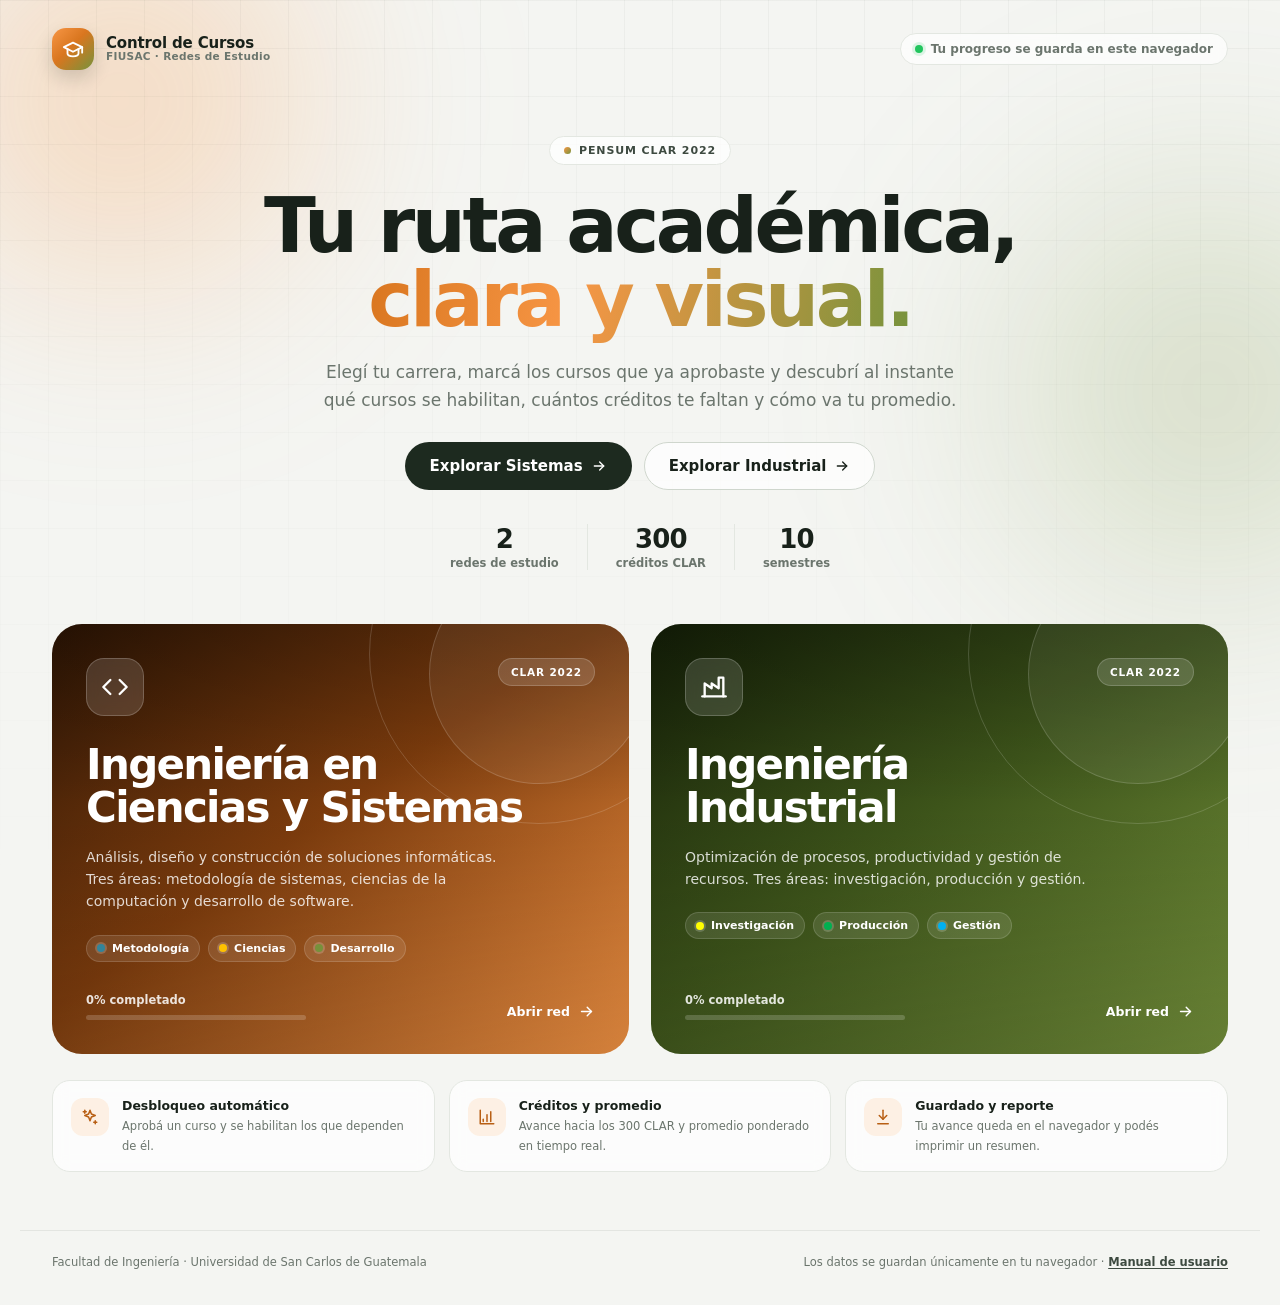
<file: index.html>
<!DOCTYPE html>
<html lang="es">
<head>
  <meta charset="UTF-8">
  <meta name="viewport" content="width=device-width, initial-scale=1.0">
  <meta name="description" content="Control de cursos aprobados de las redes de estudio de Ingeniería en Ciencias y Sistemas e Ingeniería Industrial, FIUSAC.">
  <meta name="theme-color" content="#1d2a1f">
  <meta property="og:type" content="website">
  <meta property="og:site_name" content="Control de Cursos Aprobados">
  <meta property="og:title" content="Control de Cursos Aprobados · FIUSAC">
  <meta property="og:description" content="Marcá tus cursos aprobados, descubrí qué se habilita y seguí tu avance hacia los 300 CLAR. Para Ingeniería en Ciencias y Sistemas e Ingeniería Industrial.">
  <meta property="og:url" content="https://jonathan-zamora.github.io/Control-de-Cursos-Aprobados/">
  <meta property="og:image" content="https://jonathan-zamora.github.io/Control-de-Cursos-Aprobados/docs/capturas/portada.png">
  <meta property="og:image:alt" content="Portada de Control de Cursos Aprobados">
  <meta name="twitter:card" content="summary_large_image">
  <title>Control de Cursos Aprobados · FIUSAC</title>
  <link rel="icon" type="image/svg+xml" href="favicon.svg" sizes="any">
  <link rel="apple-touch-icon" sizes="180x180" href="apple-touch-icon.png">
  <link rel="stylesheet" href="css/styles.css">
</head>
<body>

  <!-- ===================== PORTADA ===================== -->
  <div id="landing" class="landing">
    <div class="landing-glow landing-glow-orange" aria-hidden="true"></div>
    <div class="landing-glow landing-glow-green" aria-hidden="true"></div>

    <header class="landing-nav">
      <a class="brand" href="#" aria-label="Inicio">
        <span class="brand-mark" id="brandMarkLanding"></span>
        <span class="brand-text">
          <strong>Control de Cursos</strong>
          <small>FIUSAC · Redes de Estudio</small>
        </span>
      </a>
      <span class="landing-nav-note">
        <span class="status-dot"></span>
        Tu progreso se guarda en este navegador
      </span>
    </header>

    <main class="landing-main">
      <section class="hero">
        <p class="eyebrow"><span class="eyebrow-dot"></span> Pensum CLAR 2022</p>
        <h1>Tu ruta académica,<br><span class="gradient-text">clara y visual.</span></h1>
        <p class="hero-sub">
          Elegí tu carrera, marcá los cursos que ya aprobaste y descubrí al instante qué cursos se habilitan,
          cuántos créditos te faltan y cómo va tu promedio.
        </p>
        <div class="hero-actions">
          <a href="#sistemas" class="btn btn-dark btn-lg">
            Explorar Sistemas
            <span class="btn-icon" data-icon="arrowRight"></span>
          </a>
          <a href="#industrial" class="btn btn-outline btn-lg">
            Explorar Industrial
            <span class="btn-icon" data-icon="arrowRight"></span>
          </a>
        </div>
        <div class="hero-stats">
          <div class="hero-stat"><strong>2</strong><span>redes de estudio</span></div>
          <div class="hero-stat"><strong>300</strong><span>créditos CLAR</span></div>
          <div class="hero-stat"><strong>10</strong><span>semestres</span></div>
        </div>
      </section>

      <section class="career-grid" aria-label="Seleccioná tu carrera">
        <a class="career-card career-systems" href="#sistemas" data-career-card="sistemas">
          <span class="career-orbit career-orbit-1" aria-hidden="true"></span>
          <span class="career-orbit career-orbit-2" aria-hidden="true"></span>
          <div class="career-card-top">
            <span class="career-icon" data-icon="code"></span>
            <span class="career-badge">CLAR 2022</span>
          </div>
          <h2>Ingeniería en<br>Ciencias y Sistemas</h2>
          <p class="career-desc">
            Análisis, diseño y construcción de soluciones informáticas. Tres áreas:
            metodología de sistemas, ciencias de la computación y desarrollo de software.
          </p>
          <div class="career-areas">
            <span class="career-area"><i style="background:#32849a"></i> Metodología</span>
            <span class="career-area"><i style="background:#ffc100"></i> Ciencias</span>
            <span class="career-area"><i style="background:#76913b"></i> Desarrollo</span>
          </div>
          <div class="career-card-footer">
            <div class="career-progress-wrap">
              <span class="career-progress-label" data-career-progress="sistemas">0% completado</span>
              <div class="career-progress-track"><span data-career-bar="sistemas"></span></div>
            </div>
            <span class="career-cta">Abrir red <span data-icon="arrowRight"></span></span>
          </div>
        </a>

        <a class="career-card career-industrial" href="#industrial" data-career-card="industrial">
          <span class="career-orbit career-orbit-1" aria-hidden="true"></span>
          <span class="career-orbit career-orbit-2" aria-hidden="true"></span>
          <div class="career-card-top">
            <span class="career-icon" data-icon="factory"></span>
            <span class="career-badge">CLAR 2022</span>
          </div>
          <h2>Ingeniería<br>Industrial</h2>
          <p class="career-desc">
            Optimización de procesos, productividad y gestión de recursos. Tres áreas:
            investigación, producción y gestión.
          </p>
          <div class="career-areas">
            <span class="career-area"><i style="background:#ffff00"></i> Investigación</span>
            <span class="career-area"><i style="background:#00b050"></i> Producción</span>
            <span class="career-area"><i style="background:#00b0f0"></i> Gestión</span>
          </div>
          <div class="career-card-footer">
            <div class="career-progress-wrap">
              <span class="career-progress-label" data-career-progress="industrial">0% completado</span>
              <div class="career-progress-track"><span data-career-bar="industrial"></span></div>
            </div>
            <span class="career-cta">Abrir red <span data-icon="arrowRight"></span></span>
          </div>
        </a>
      </section>

      <section class="feature-strip" aria-label="Características">
        <div class="feature">
          <span class="feature-icon" data-icon="sparkles"></span>
          <div><strong>Desbloqueo automático</strong><span>Aprobá un curso y se habilitan los que dependen de él.</span></div>
        </div>
        <div class="feature">
          <span class="feature-icon" data-icon="chart"></span>
          <div><strong>Créditos y promedio</strong><span>Avance hacia los 300 CLAR y promedio ponderado en tiempo real.</span></div>
        </div>
        <div class="feature">
          <span class="feature-icon" data-icon="download"></span>
          <div><strong>Guardado y reporte</strong><span>Tu avance queda en el navegador y podés imprimir un resumen.</span></div>
        </div>
      </section>
    </main>

    <footer class="landing-footer">
      <span>Facultad de Ingeniería · Universidad de San Carlos de Guatemala</span>
      <span>Los datos se guardan únicamente en tu navegador · <a class="footer-link" href="manual.html">Manual de usuario</a></span>
    </footer>
  </div>

  <!-- ===================== TABLERO ===================== -->
  <div id="dashboard" class="dashboard" hidden>
    <header class="topbar">
      <div class="topbar-left">
        <a class="brand brand-compact" href="#" id="homeLink" aria-label="Volver a la portada">
          <span class="brand-mark" id="brandMarkTop"></span>
          <span class="brand-text">
            <strong>Control de Cursos</strong>
            <small>FIUSAC · Redes de Estudio</small>
          </span>
        </a>
        <span class="topbar-divider" aria-hidden="true"></span>
        <div class="career-switch" role="group" aria-label="Cambiar de carrera">
          <button class="career-switch-btn" data-switch-career="sistemas" type="button">
            <span class="switch-dot" style="background:#f79645"></span> Sistemas
          </button>
          <button class="career-switch-btn" data-switch-career="industrial" type="button">
            <span class="switch-dot" style="background:#76933c"></span> Industrial
          </button>
        </div>
      </div>

      <div class="topbar-actions">
        <span class="save-status" id="saveStatus">
          <span class="save-dot"></span>
          <span class="save-text">Guardado</span>
        </span>
        <button class="icon-btn" id="importBtn" type="button" title="Importar progreso" aria-label="Importar progreso" data-icon="upload"></button>
        <button class="icon-btn" id="exportBtn" type="button" title="Exportar progreso" aria-label="Exportar progreso" data-icon="download"></button>
        <button class="icon-btn" id="printBtn" type="button" title="Imprimir reporte" aria-label="Imprimir reporte" data-icon="printer"></button>
        <button class="btn btn-ghost btn-sm reset-btn" id="resetBtn" type="button" title="Reiniciar progreso" aria-label="Reiniciar progreso">
          <span data-icon="refresh"></span> Reiniciar
        </button>
      </div>
    </header>

    <main class="dashboard-main">
      <div class="print-header">
        <h1>Control de Cursos Aprobados</h1>
        <p id="printCareer"></p>
        <p id="printDate"></p>
      </div>

      <section class="summary-card" aria-label="Resumen de avance">
        <div class="summary-top">
          <div class="summary-copy">
            <p class="summary-kicker"><span class="status-dot"></span> <span id="careerPensum">Pensum CLAR 2022</span></p>
            <h1 id="careerTitle">Ingeniería en Ciencias y Sistemas</h1>
            <p class="summary-description" id="careerDescription"></p>
            <div class="area-legend" id="areaLegend" aria-label="Áreas de la carrera"></div>
          </div>
          <div class="summary-ring">
            <svg class="ring-svg" viewBox="0 0 140 140" aria-hidden="true">
              <circle class="ring-bg" cx="70" cy="70" r="60"></circle>
              <circle class="ring-fill" id="ringFill" cx="70" cy="70" r="60"></circle>
            </svg>
            <div class="ring-label">
              <strong id="ringPct">0%</strong>
              <span>completado</span>
            </div>
          </div>
        </div>

        <div class="summary-stats">
          <div class="stat">
            <span class="stat-label">Créditos obtenidos</span>
            <strong class="stat-value" id="statCredits">0</strong>
            <span class="stat-sub">de 300 CLAR</span>
          </div>
          <div class="stat">
            <span class="stat-label">Créditos restantes</span>
            <strong class="stat-value" id="statRemaining">300</strong>
            <span class="stat-sub">para cerrar pensum</span>
          </div>
          <div class="stat">
            <span class="stat-label">Cursos aprobados</span>
            <strong class="stat-value" id="statApproved">0</strong>
            <span class="stat-sub" id="statApprovedSub">de 75</span>
          </div>
          <div class="stat">
            <span class="stat-label">Promedio ponderado</span>
            <strong class="stat-value" id="statAverage">—</strong>
            <span class="stat-sub" id="statAverageSub">sin notas</span>
          </div>
        </div>

        <div class="progress-bar" role="progressbar" aria-label="Avance de créditos" aria-valuemin="0" aria-valuemax="100" aria-valuenow="0" id="progressBar">
          <div class="progress-fill" id="progressFill"></div>
        </div>
        <p class="summary-note" id="summaryNote"></p>
      </section>

      <section class="toolbar" aria-label="Filtros del pensum">
        <div class="search-wrap">
          <span class="search-icon" data-icon="search"></span>
          <input id="searchInput" type="search" placeholder="Buscar por curso o código..." autocomplete="off" aria-label="Buscar curso">
          <button class="search-clear" id="searchClear" type="button" aria-label="Limpiar búsqueda" hidden>&times;</button>
        </div>
        <div class="filters" id="filters" role="group" aria-label="Filtrar cursos">
          <button class="filter-chip active" data-filter="all" type="button" aria-pressed="true">Todos <span class="chip-count" data-count="all">0</span></button>
          <button class="filter-chip" data-filter="approved" type="button" aria-pressed="false">Aprobados <span class="chip-count" data-count="approved">0</span></button>
          <button class="filter-chip" data-filter="available" type="button" aria-pressed="false">Disponibles <span class="chip-count" data-count="available">0</span></button>
          <button class="filter-chip" data-filter="locked" type="button" aria-pressed="false">Bloqueados <span class="chip-count" data-count="locked">0</span></button>
          <button class="filter-chip" data-filter="failed" type="button" aria-pressed="false">Reprobados <span class="chip-count" data-count="failed">0</span></button>
        </div>
        <div class="toolbar-hint" id="toolbarHint">Hacé clic en un curso disponible para aprobarlo.</div>
      </section>

      <section class="pensum-section" aria-label="Red de estudios">
        <div class="section-heading">
          <div>
            <h2>Red de estudios</h2>
            <p>Los cursos bloqueados se habilitan cuando aprobás todos sus prerrequisitos.</p>
          </div>
          <div class="section-heading-legend" id="areaLegendInline" aria-label="Referencia de áreas"></div>
        </div>
        <div id="pensumGrid" class="pensum-grid"></div>
      </section>

      <section class="grades-section" aria-label="Notas y promedio">
        <div class="section-heading">
          <div>
            <h2>Notas y promedio</h2>
            <p>Ingresá las notas de los cursos aprobados. Las prácticas de 0 créditos solo se marcan como aprobadas o reprobadas.</p>
          </div>
          <button class="btn btn-ghost btn-sm" id="clearGradesBtn" type="button">
            <span data-icon="trash"></span> Limpiar notas
          </button>
        </div>

        <div class="grades-layout">
          <div class="grades-table-wrap">
            <table class="grades-table" id="gradesTable">
              <thead>
                <tr>
                  <th>Código</th>
                  <th>Curso</th>
                  <th class="num">Créditos</th>
                  <th>Nota</th>
                  <th>Estado</th>
                </tr>
              </thead>
              <tbody id="gradesBody"></tbody>
            </table>
            <div class="empty-state" id="gradesEmpty">
              <span class="empty-icon" data-icon="book"></span>
              <strong>Todavía no marcaste cursos como aprobados.</strong>
              <span>Cuando apruebes un curso, va a aparecer acá para que le cargues la nota.</span>
            </div>
          </div>

          <aside class="average-card">
            <span class="average-eyebrow">Promedio ponderado</span>
            <strong class="average-value" id="averageValue">—</strong>
            <span class="average-note" id="averageNote">Ingresá notas para ver tu promedio.</span>
            <div class="average-breakdown">
              <div><span>Notas registradas</span><strong id="averageCount">0</strong></div>
              <div><span>Créditos con nota</span><strong id="averageCredits">0</strong></div>
              <div><span>Promedio simple</span><strong id="averageSimple">—</strong></div>
            </div>
            <button class="btn btn-primary btn-block" id="shareBtn" type="button">
              <span data-icon="copy"></span> Copiar resumen
            </button>
            <p class="average-footnote">El promedio se calcula solo con cursos aprobados que tengan nota. Las prácticas de 0 créditos no lo afectan.</p>
          </aside>
        </div>
      </section>

      <section class="info-section" aria-label="Información útil">
        <div class="info-card">
          <span class="info-icon" data-icon="info"></span>
          <div>
            <strong>Sobre los créditos</strong>
            <p id="creditsNote"></p>
          </div>
        </div>
        <div class="info-card">
          <span class="info-icon" data-icon="graduation"></span>
          <div>
            <strong>Guardado automático</strong>
            <p>Tu avance se guarda en este navegador. Podés exportarlo como respaldo e importarlo en otro dispositivo.</p>
          </div>
        </div>
      </section>
    </main>

    <footer class="dashboard-footer">
      <span>Control de Cursos Aprobados · FIUSAC</span>
      <span>Datos de las redes de estudio oficiales · Pensum CLAR 2022 · <a class="footer-link" href="manual.html">Manual de usuario</a></span>
    </footer>
  </div>

  <!-- Utilidades -->
  <div class="toast" id="toast" role="status" aria-live="polite">
    <span class="toast-icon" id="toastIcon"></span>
    <span class="toast-message" id="toastMessage"></span>
  </div>

  <div class="modal-overlay" id="modal" hidden>
    <div class="modal" role="dialog" aria-modal="true" aria-labelledby="modalTitle">
      <div class="modal-icon" data-icon="refresh"></div>
      <h3 id="modalTitle">Reiniciar progreso</h3>
      <p id="modalText">Se van a borrar los cursos aprobados, las notas y los cursos reprobados de esta carrera. Esta acción no se puede deshacer.</p>
      <div class="modal-actions">
        <button class="btn btn-ghost" id="modalCancel" type="button">Cancelar</button>
        <button class="btn btn-danger" id="modalConfirm" type="button">Sí, reiniciar</button>
      </div>
    </div>
  </div>

  <input type="file" id="importInput" accept="application/json,.json" hidden>

  <script src="js/data.js"></script>
  <script src="js/app.js"></script>
</body>
</html>
</file>
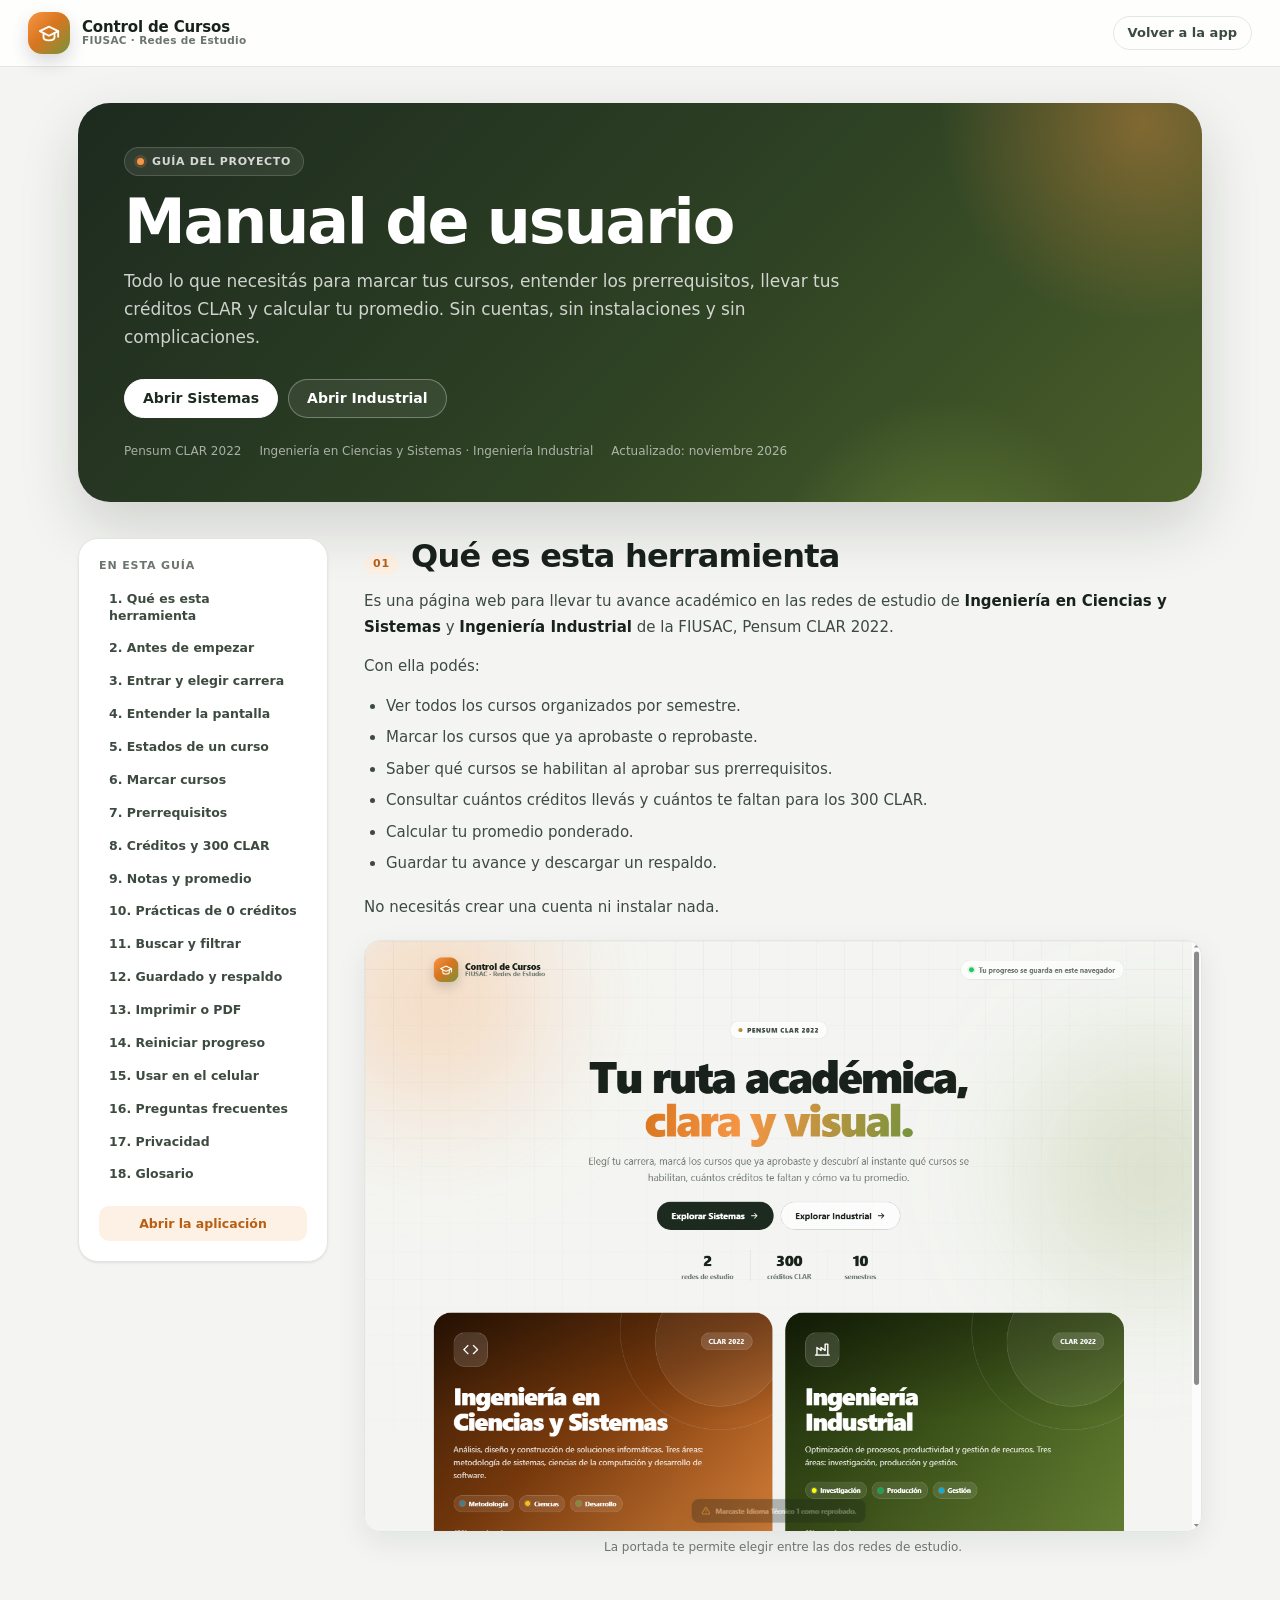
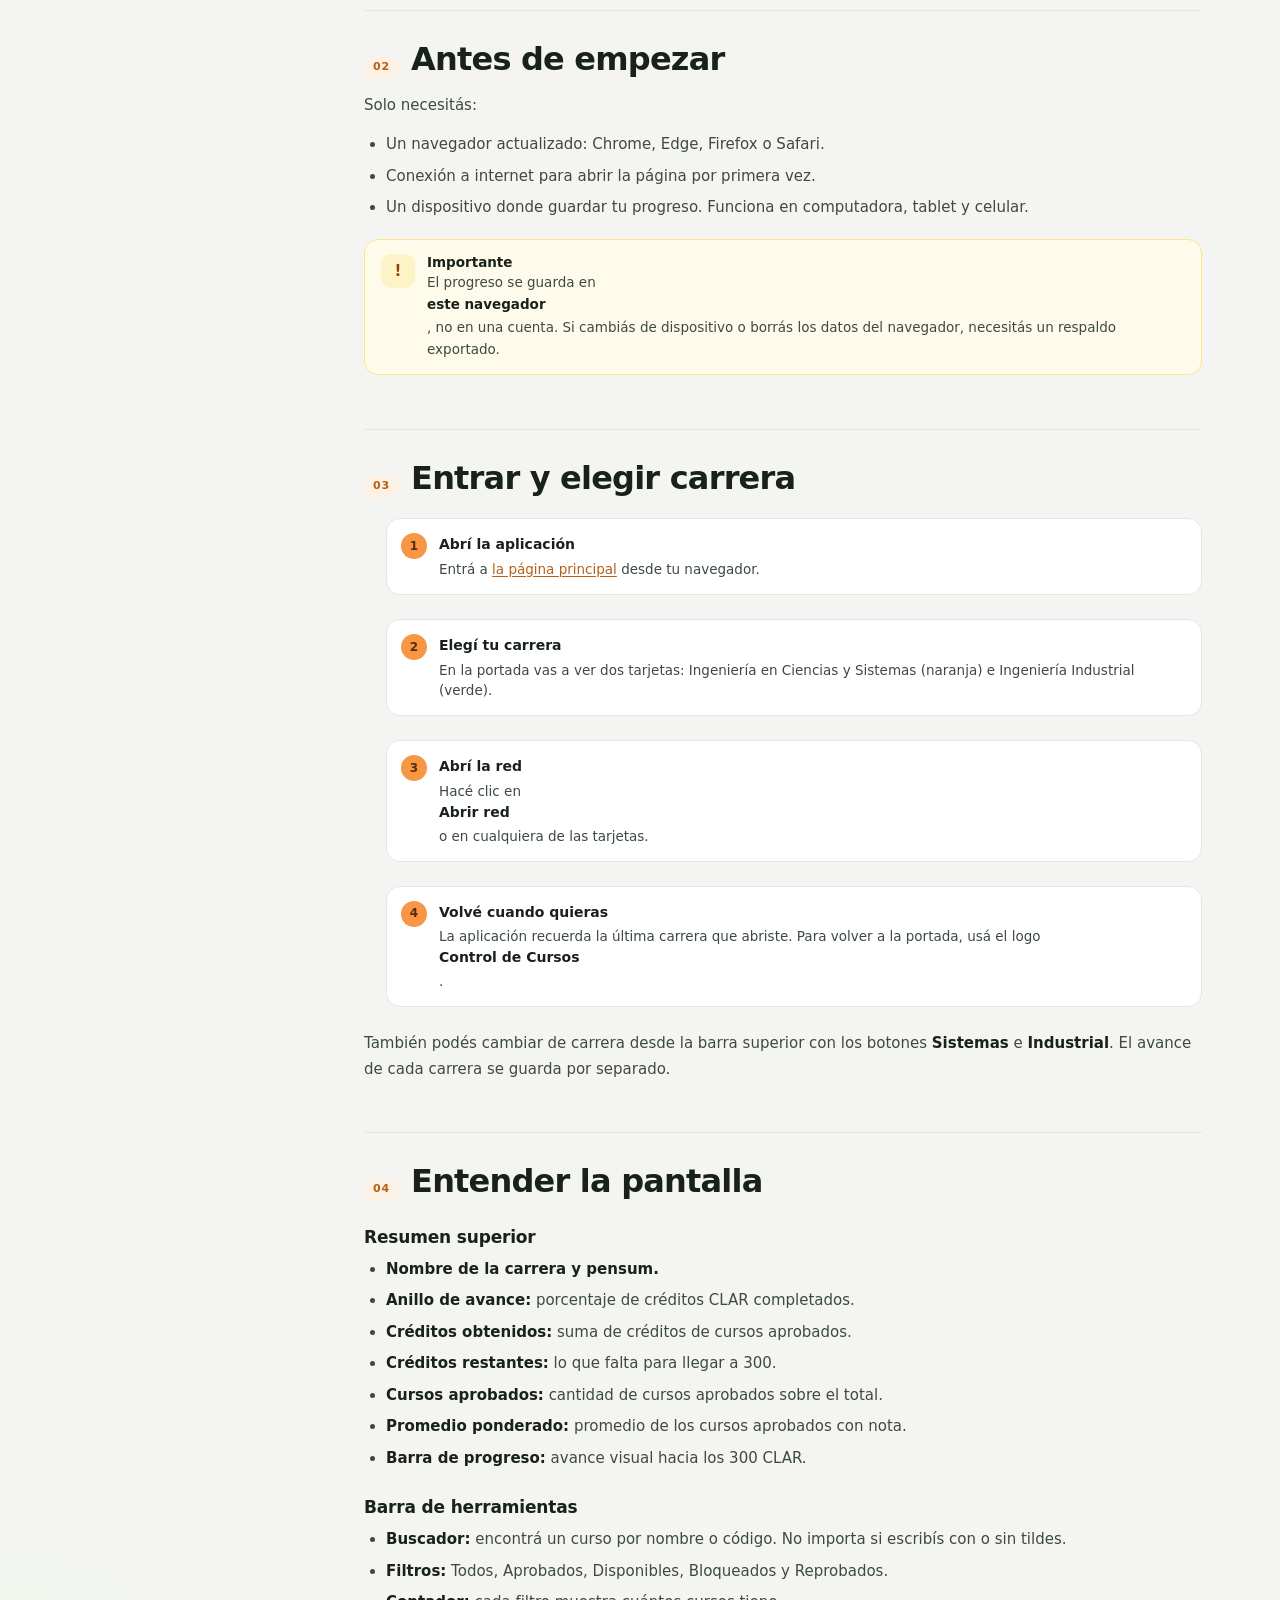
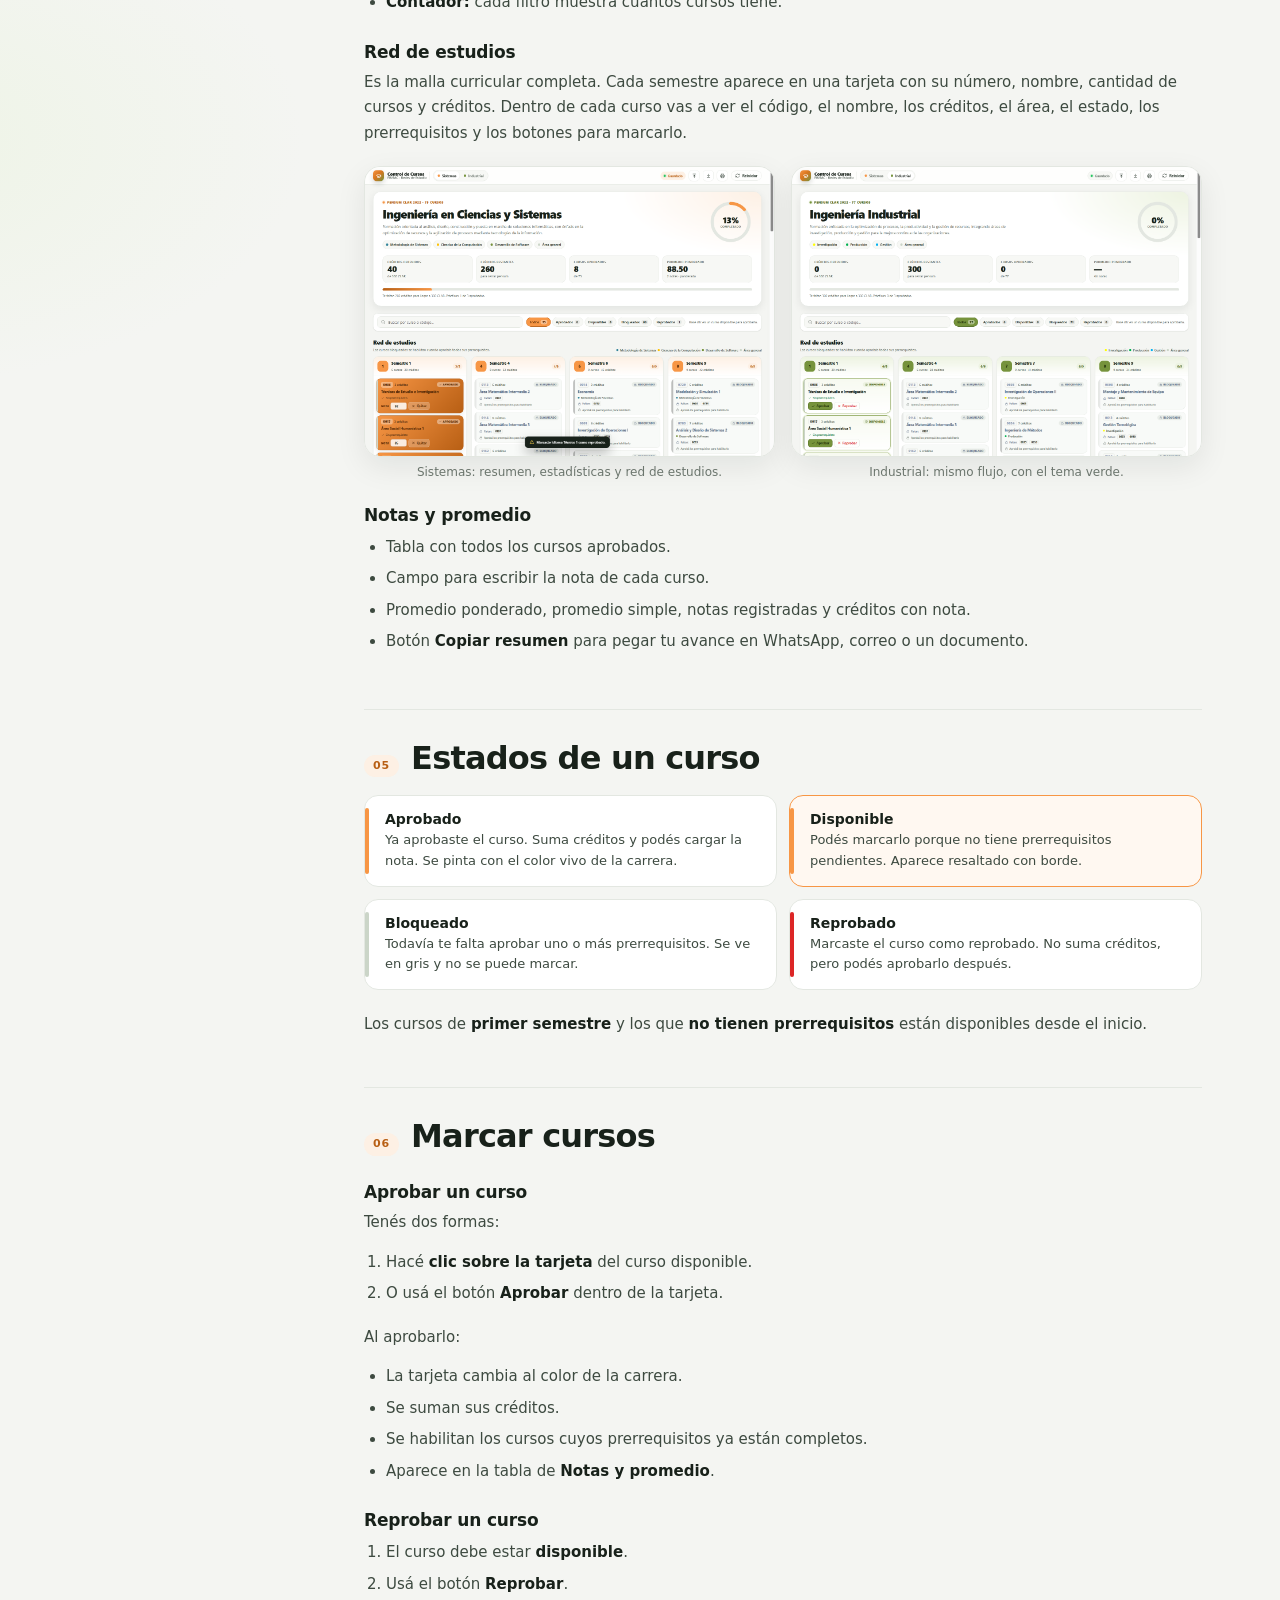
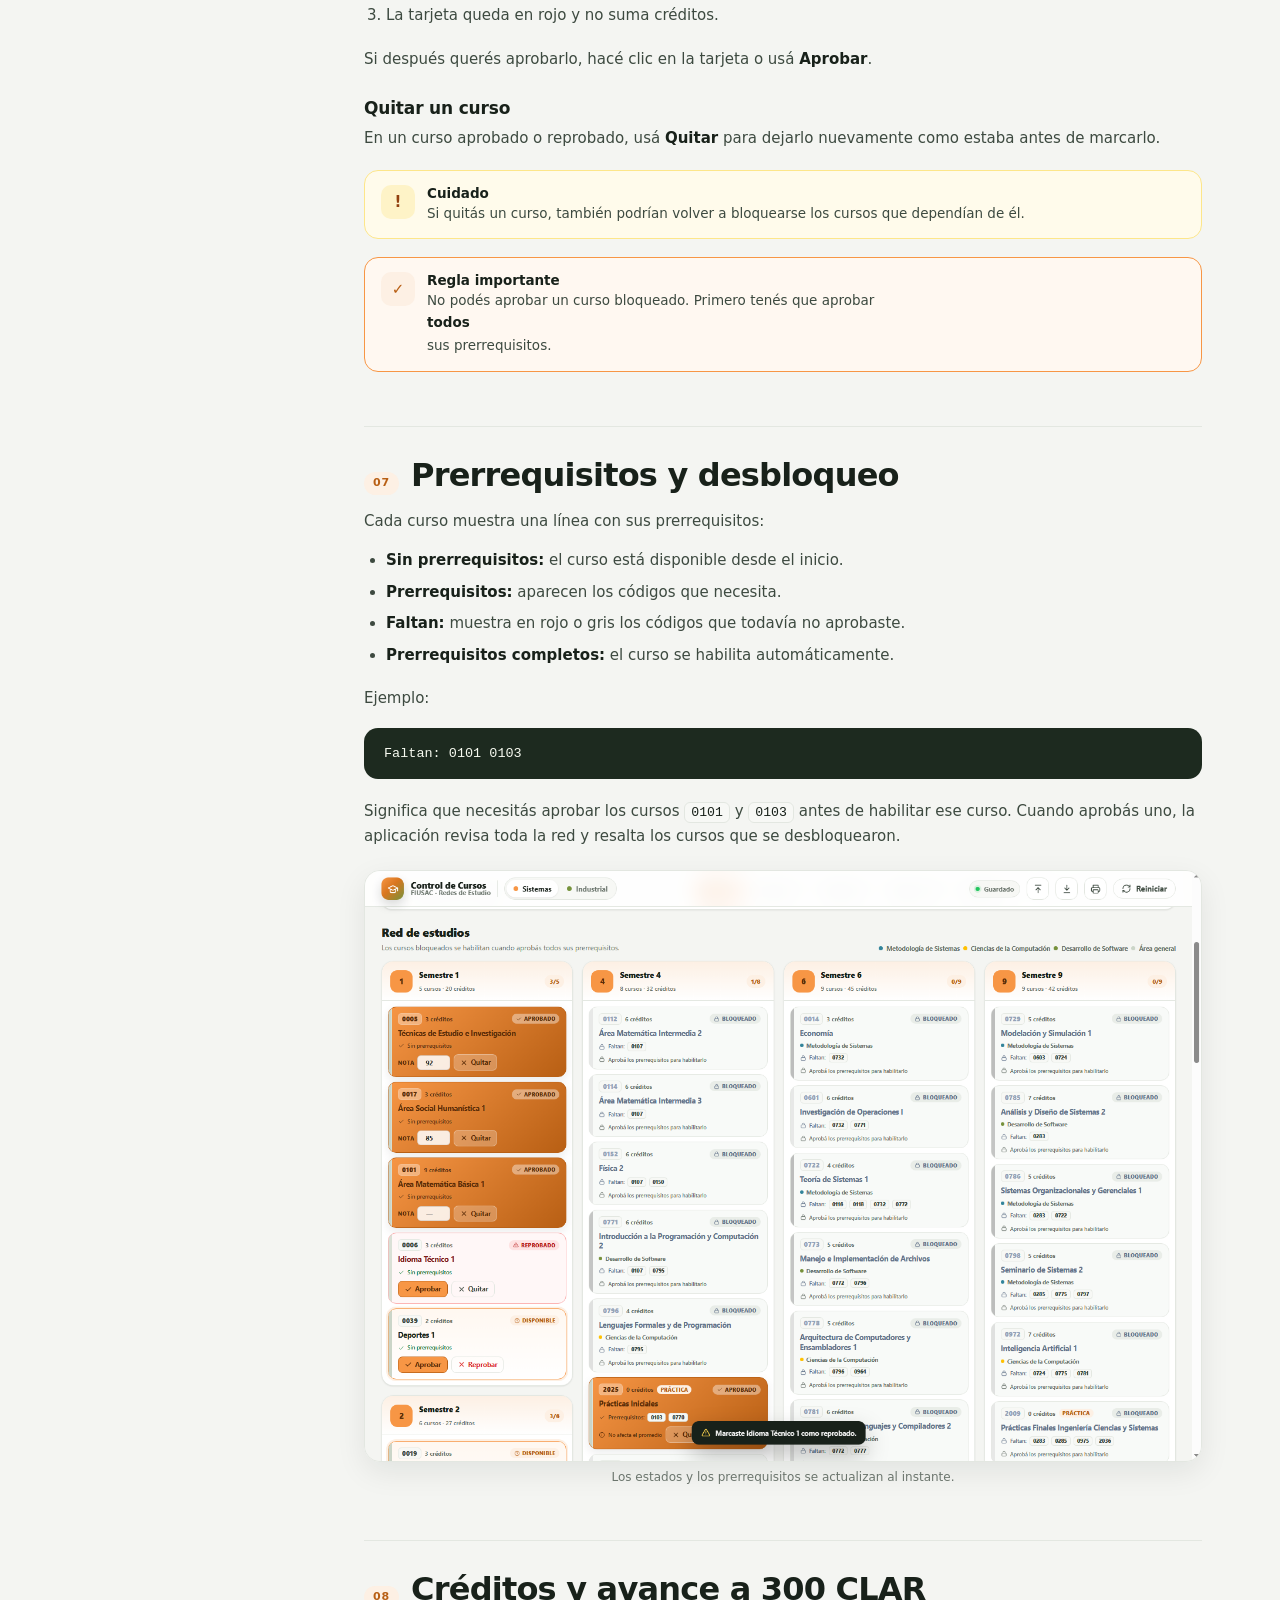
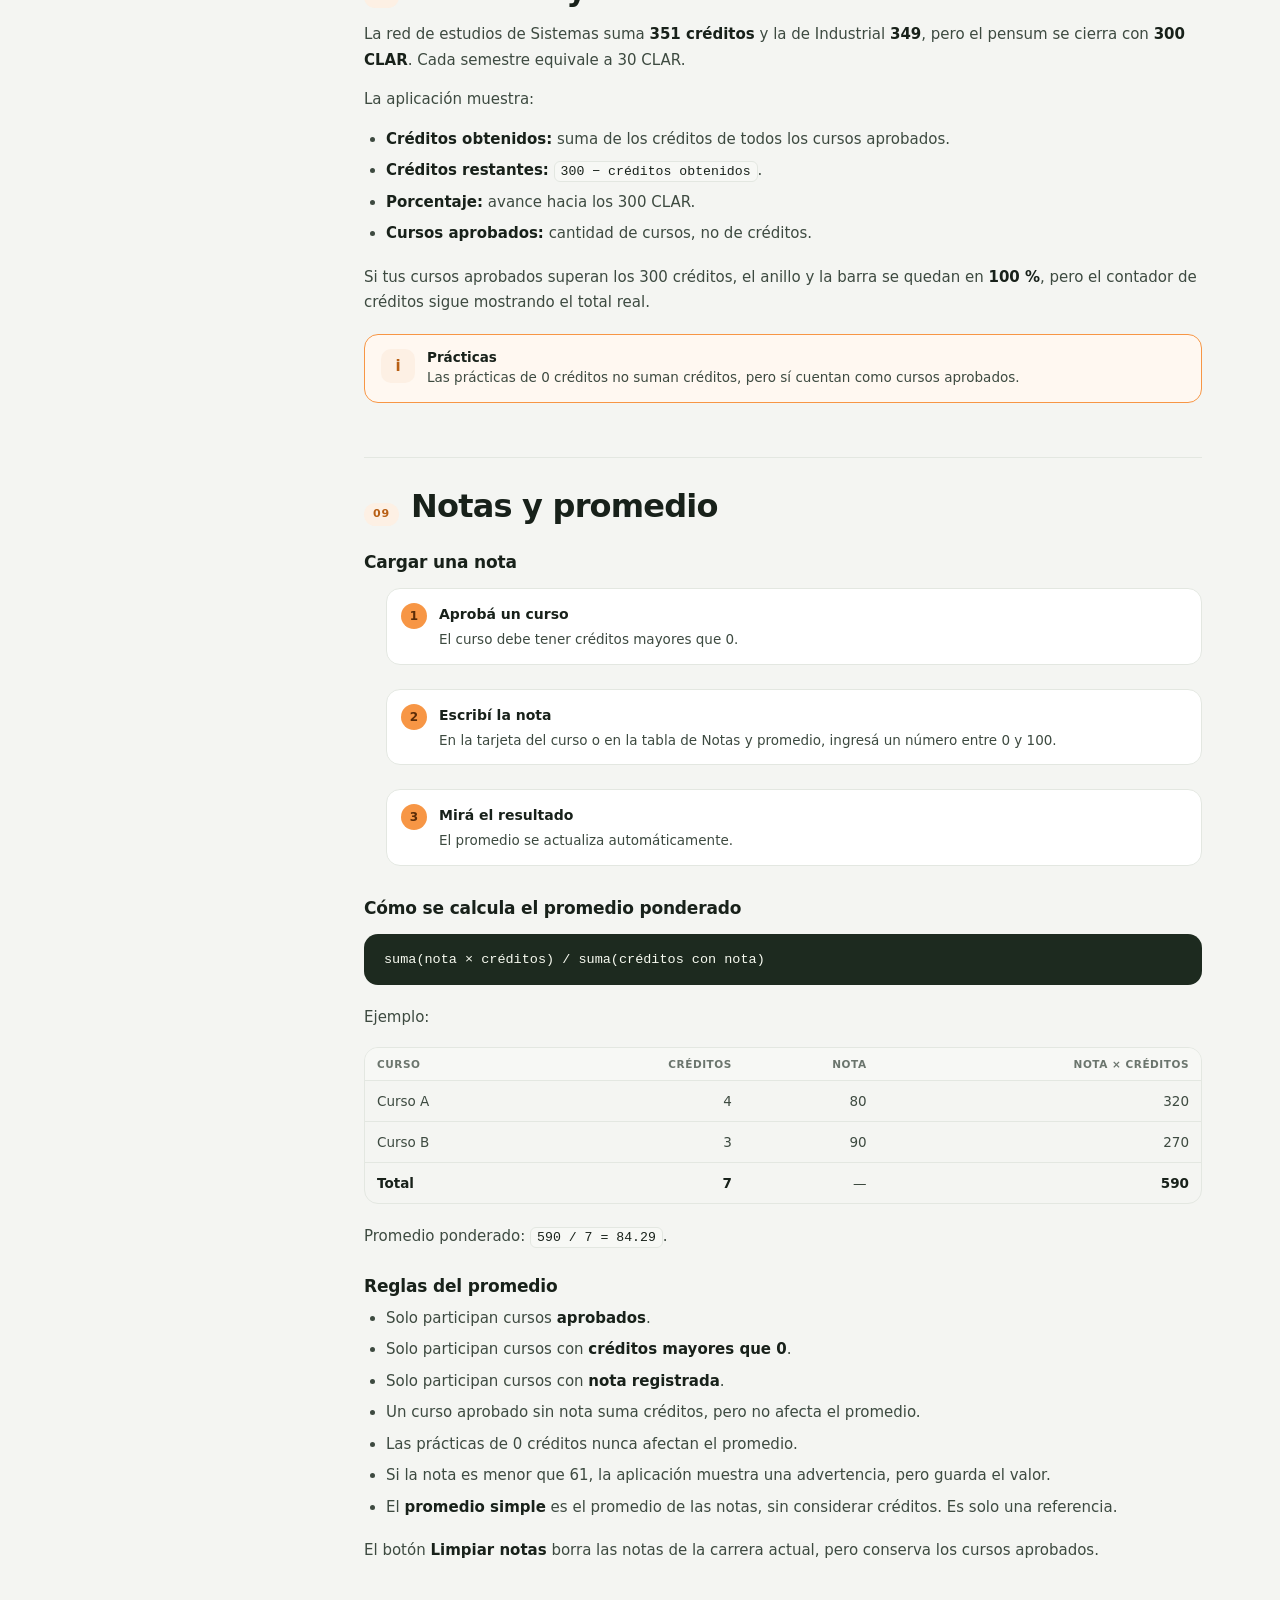
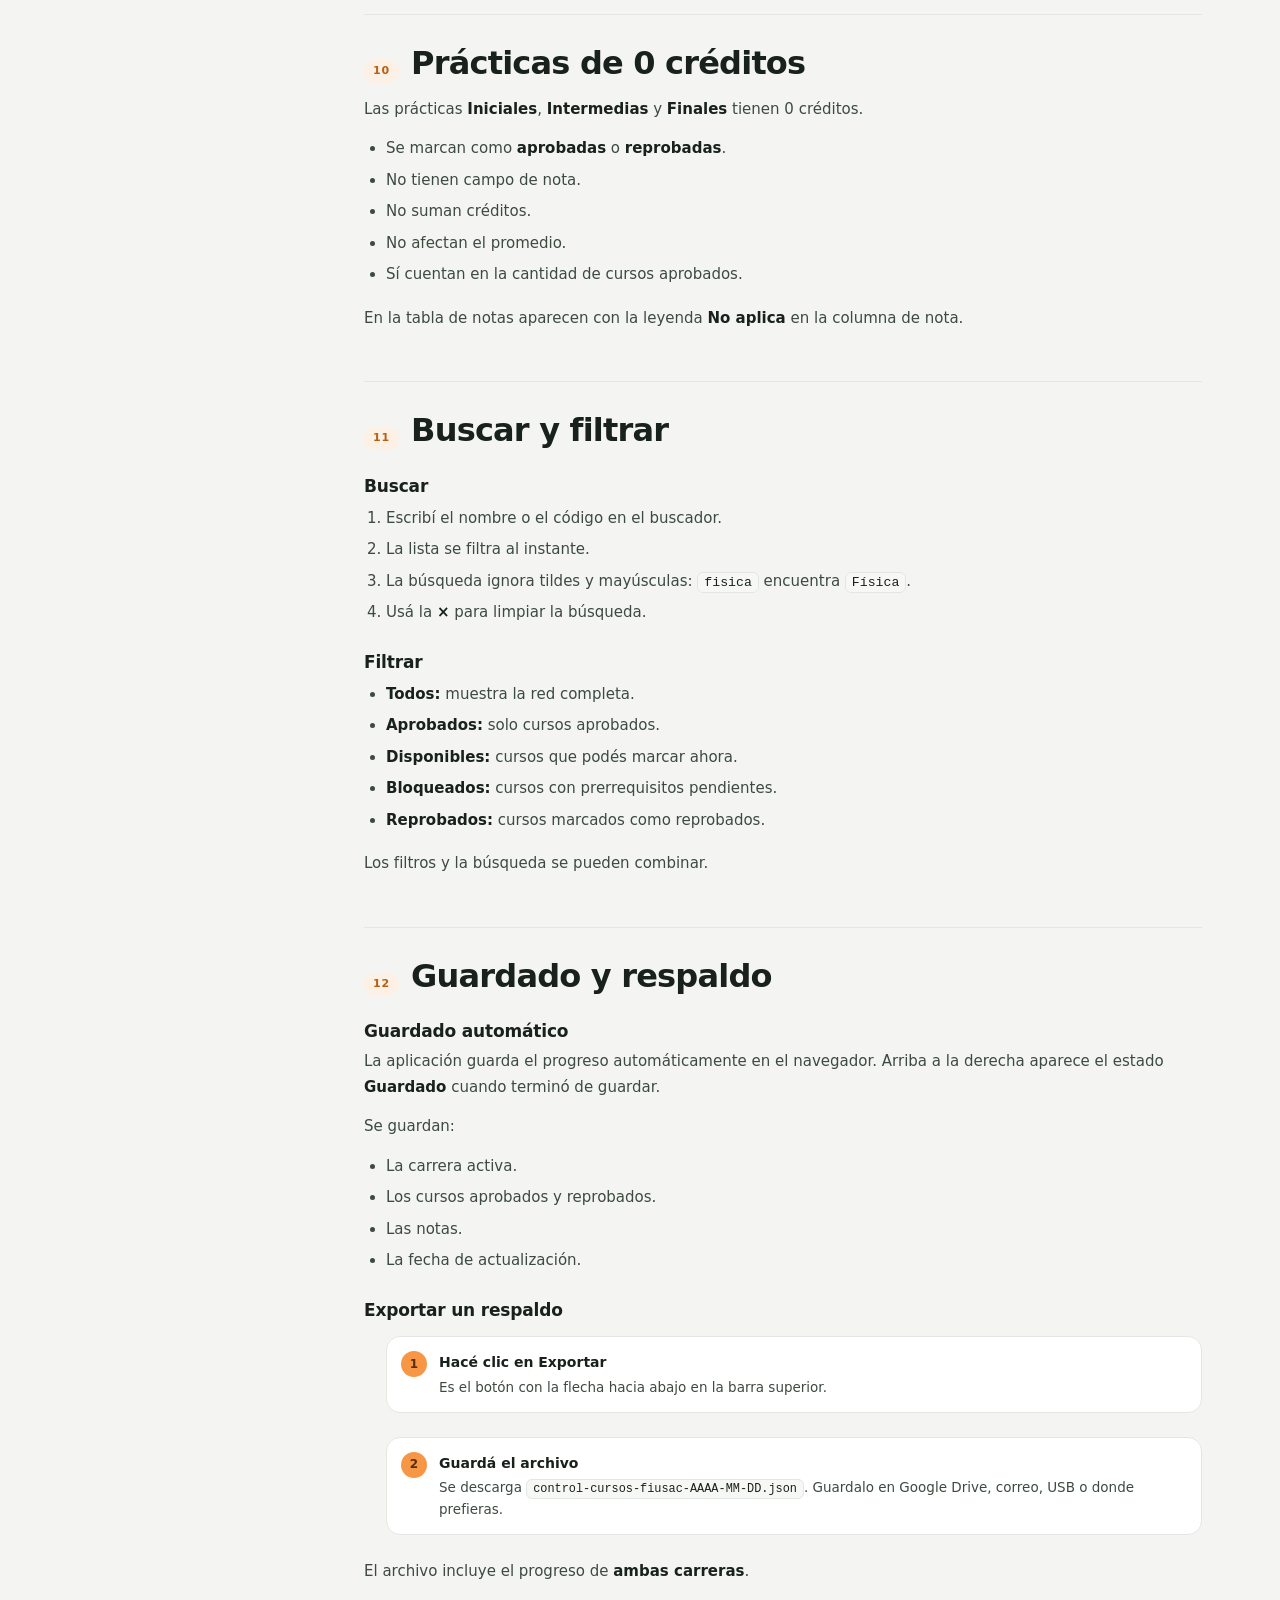
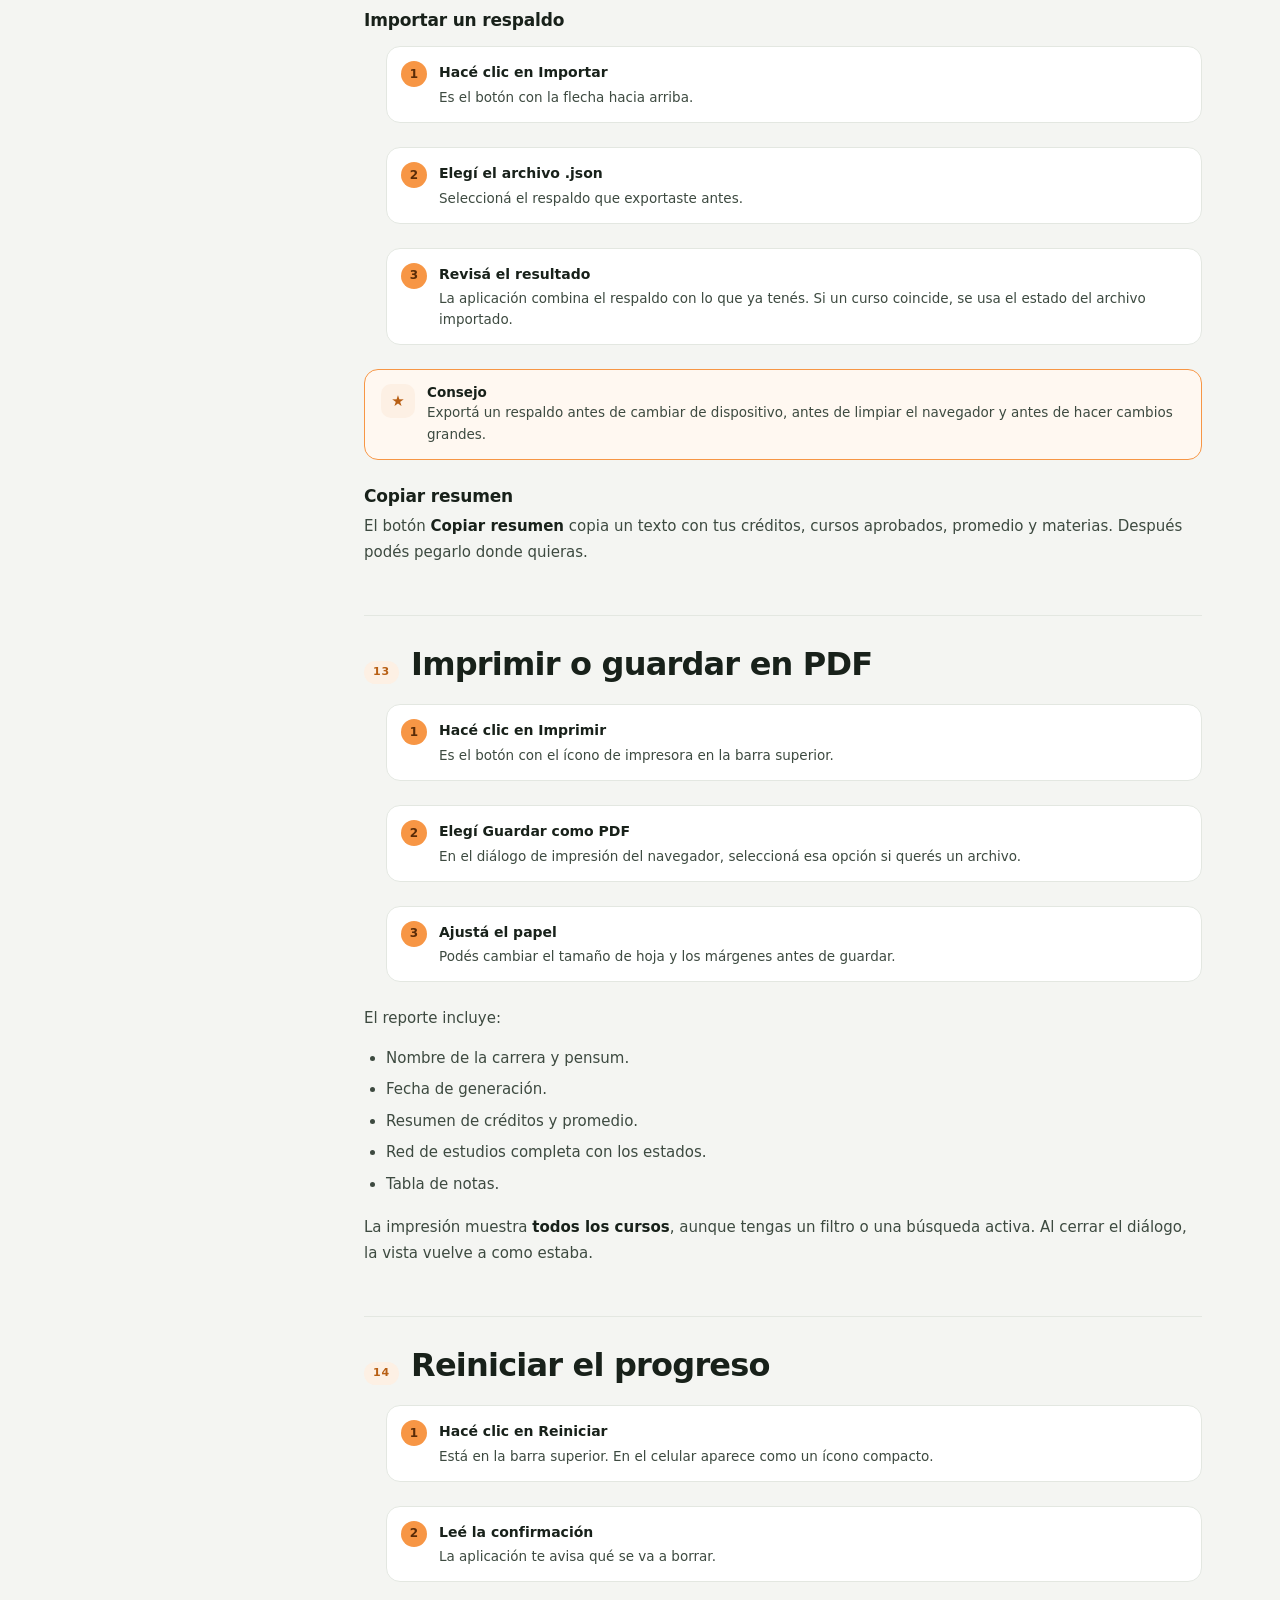
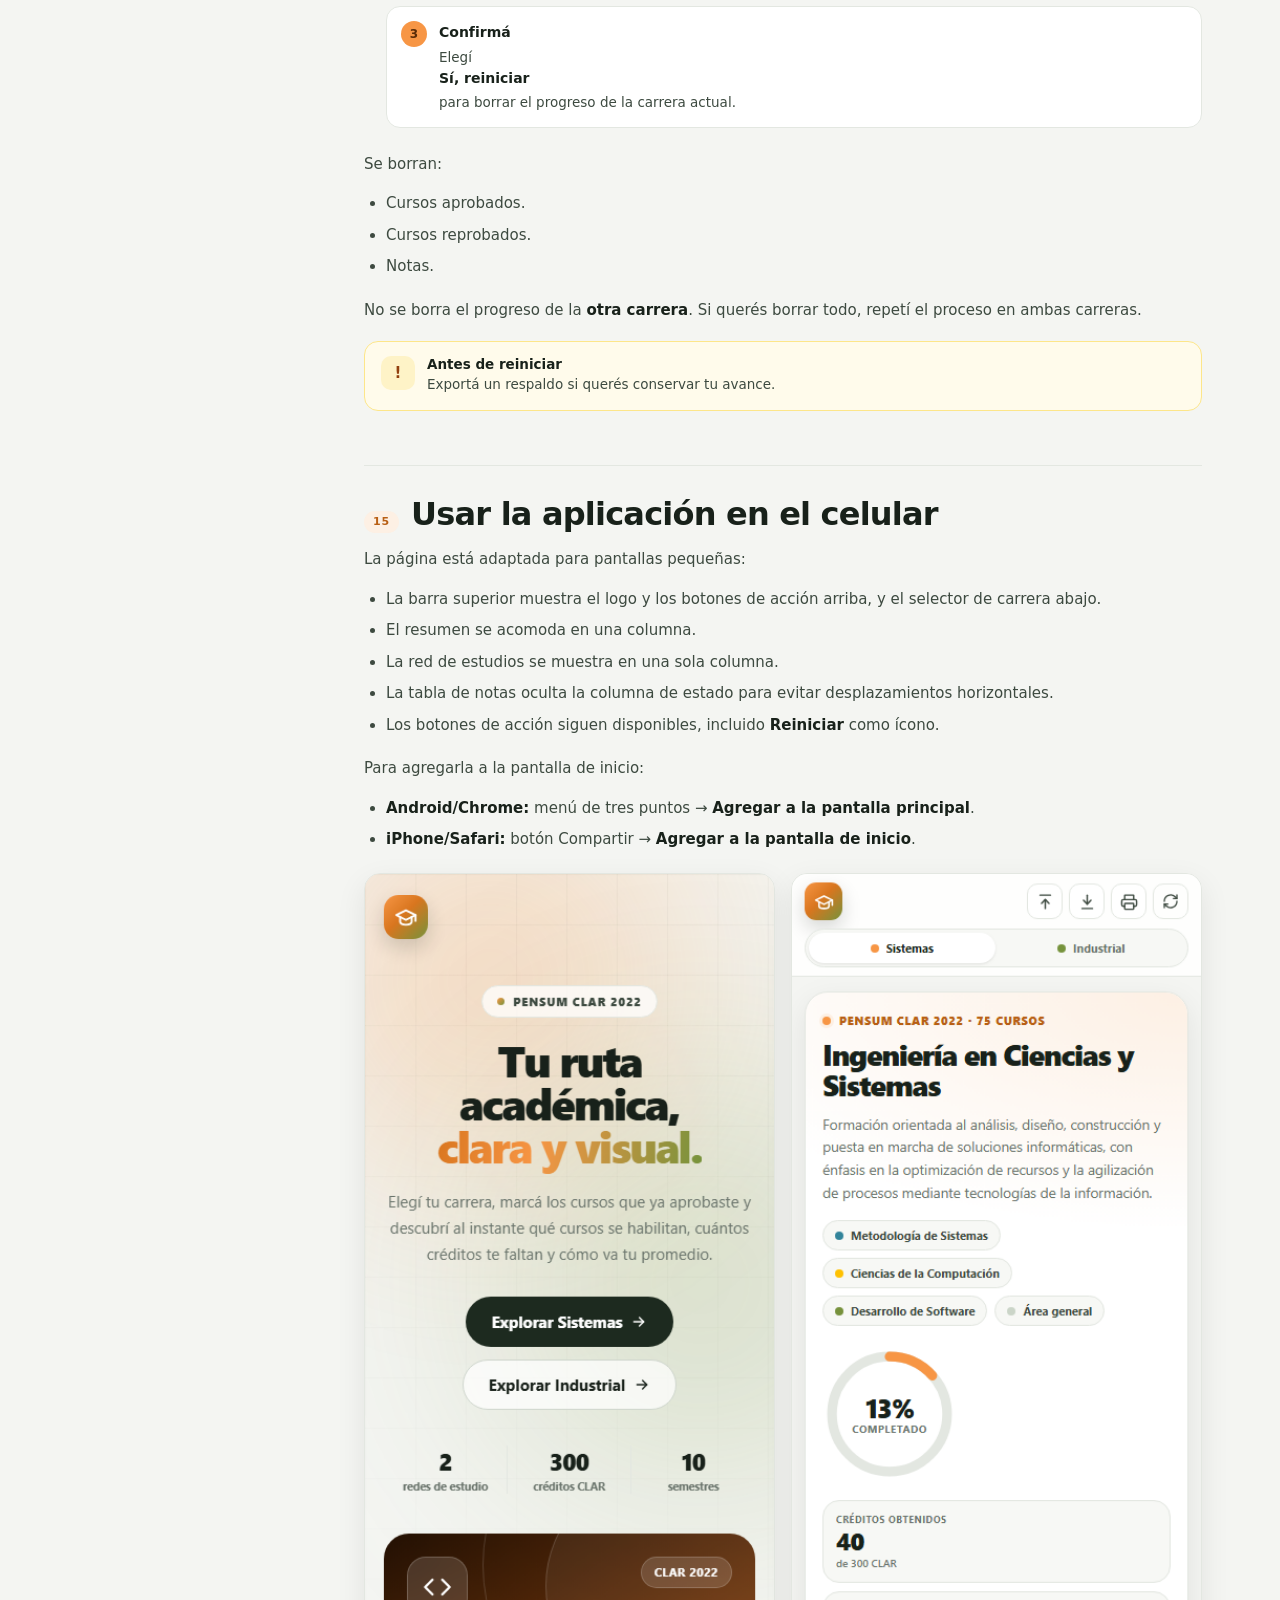
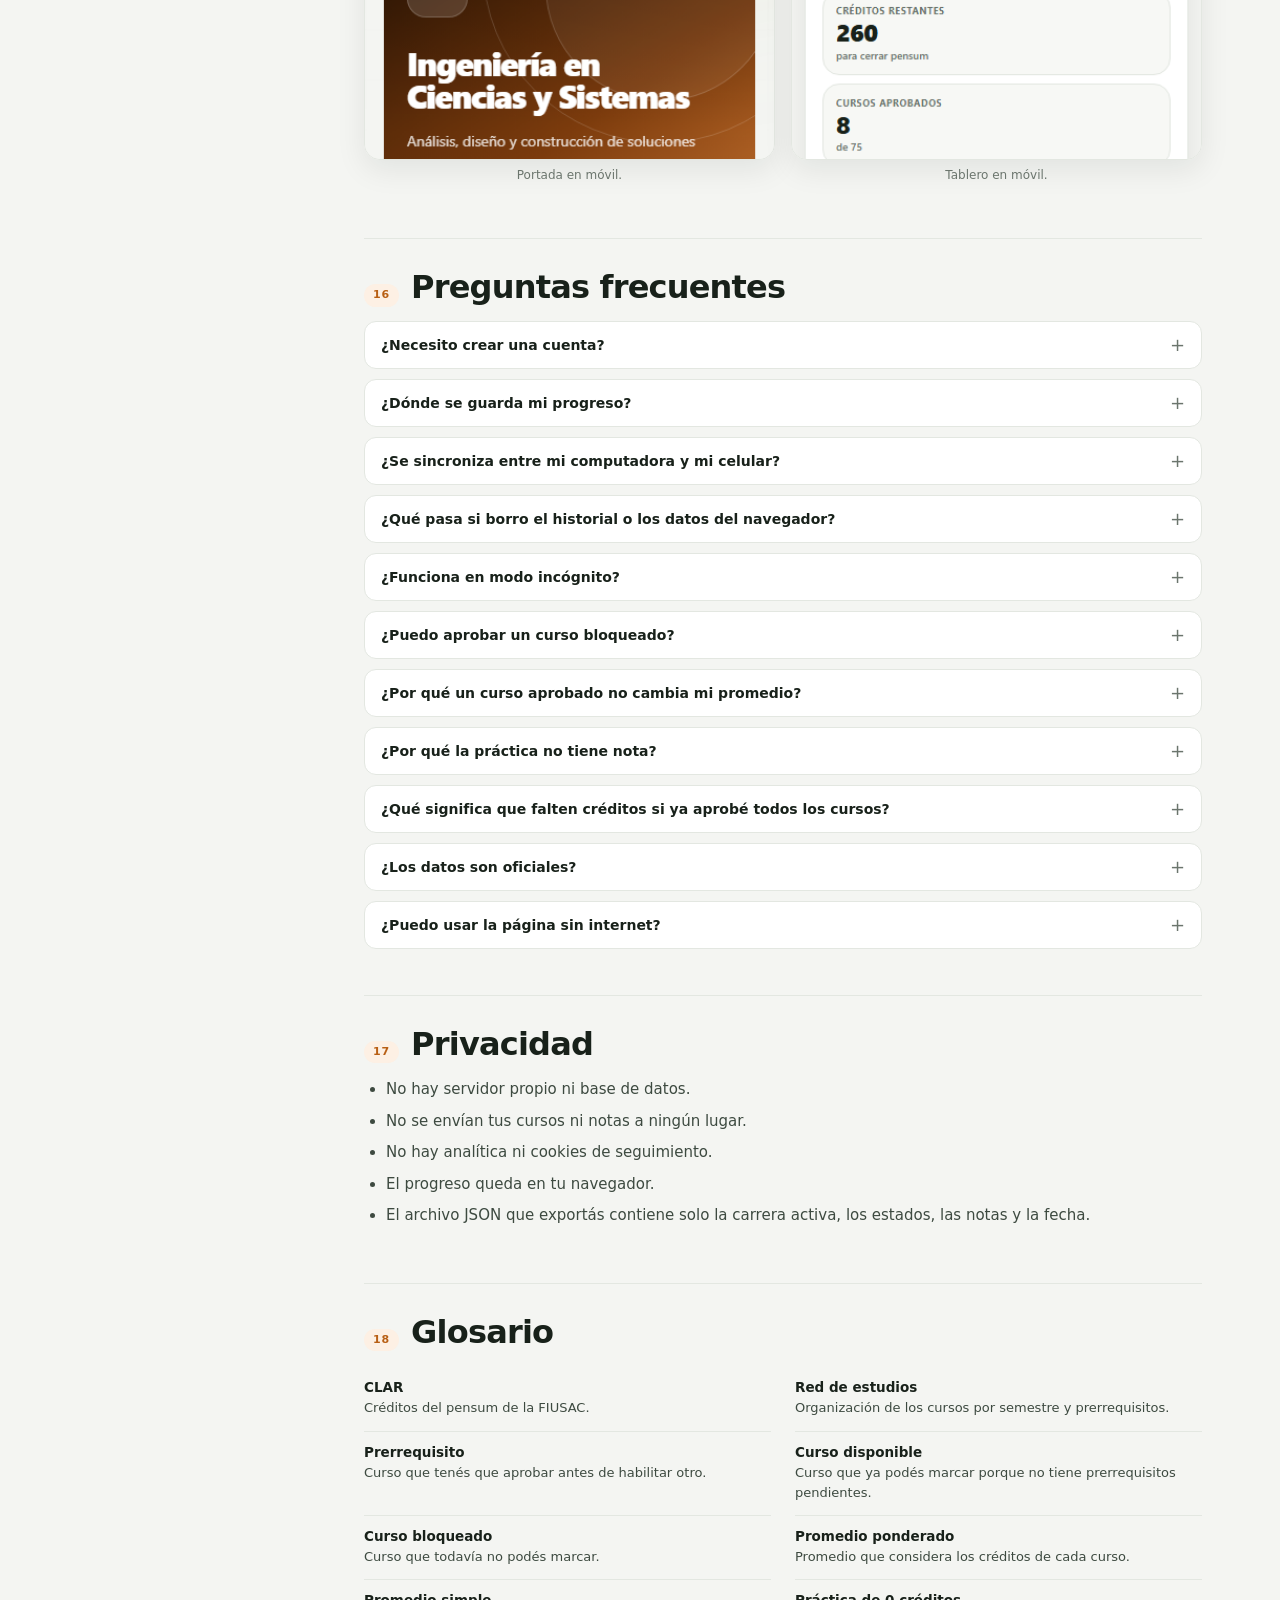
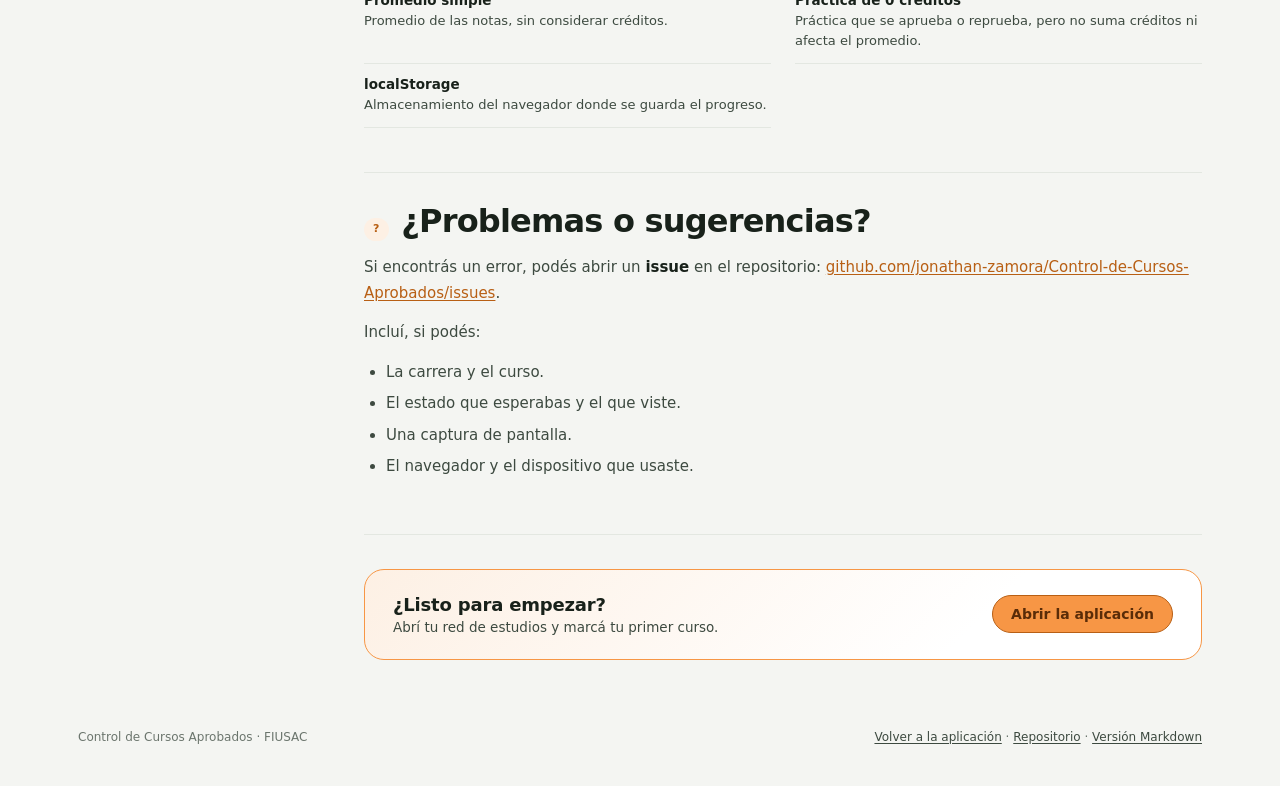
<file: manual.html>
<!DOCTYPE html>
<html lang="es">
<head>
  <meta charset="UTF-8">
  <meta name="viewport" content="width=device-width, initial-scale=1.0">
  <meta name="description" content="Manual de usuario de Control de Cursos Aprobados, FIUSAC. Aprendé a marcar cursos, usar prerrequisitos, calcular créditos y promedios, y guardar tu progreso.">
  <meta name="theme-color" content="#1d2a1f">
  <title>Manual de usuario · Control de Cursos Aprobados · FIUSAC</title>
  <link rel="icon" type="image/svg+xml" href="favicon.svg" sizes="any">
  <link rel="apple-touch-icon" sizes="180x180" href="apple-touch-icon.png">
  <link rel="stylesheet" href="css/styles.css">
  <link rel="stylesheet" href="css/manual.css">
</head>
<body class="manual-page">

  <header class="manual-topbar">
    <a class="brand" href="index.html" aria-label="Volver a la aplicación">
      <span class="brand-mark" aria-hidden="true">
        <svg viewBox="0 0 24 24" fill="none" stroke="currentColor" stroke-width="2" stroke-linecap="round" stroke-linejoin="round">
          <path d="M22 10 12 5 2 10l10 5 10-5Z"/>
          <path d="M6 12v5c0 1.7 2.7 3 6 3s6-1.3 6-3v-5"/>
          <path d="M22 10v6"/>
        </svg>
      </span>
      <span class="brand-text">
        <strong>Control de Cursos</strong>
        <small>FIUSAC · Redes de Estudio</small>
      </span>
    </a>
    <div class="manual-topbar-actions">
      <a class="btn btn-ghost btn-sm" href="index.html">Volver a la app</a>
    </div>
  </header>

  <main class="manual-main">
    <section class="manual-hero" aria-labelledby="manualTitle">
      <p class="manual-eyebrow">Guía del proyecto</p>
      <h1 id="manualTitle">Manual de usuario</h1>
      <p class="manual-lead">
        Todo lo que necesitás para marcar tus cursos, entender los prerrequisitos, llevar tus créditos CLAR
        y calcular tu promedio. Sin cuentas, sin instalaciones y sin complicaciones.
      </p>
      <div class="manual-hero-actions">
        <a class="btn btn-dark" href="index.html#sistemas">Abrir Sistemas</a>
        <a class="btn btn-outline" href="index.html#industrial">Abrir Industrial</a>
      </div>
      <div class="manual-meta">
        <span>Pensum CLAR 2022</span>
        <span>Ingeniería en Ciencias y Sistemas · Ingeniería Industrial</span>
        <span>Actualizado: noviembre 2026</span>
      </div>
    </section>

    <div class="manual-layout">
      <aside class="manual-toc" aria-label="Índice del manual">
        <strong>En esta guía</strong>
        <nav>
          <a href="#que-es">1. Qué es esta herramienta</a>
          <a href="#antes-de-empezar">2. Antes de empezar</a>
          <a href="#entrar">3. Entrar y elegir carrera</a>
          <a href="#pantalla">4. Entender la pantalla</a>
          <a href="#estados">5. Estados de un curso</a>
          <a href="#marcar">6. Marcar cursos</a>
          <a href="#prerrequisitos">7. Prerrequisitos</a>
          <a href="#creditos">8. Créditos y 300 CLAR</a>
          <a href="#notas">9. Notas y promedio</a>
          <a href="#practicas">10. Prácticas de 0 créditos</a>
          <a href="#buscar">11. Buscar y filtrar</a>
          <a href="#guardado">12. Guardado y respaldo</a>
          <a href="#imprimir">13. Imprimir o PDF</a>
          <a href="#reiniciar">14. Reiniciar progreso</a>
          <a href="#celular">15. Usar en el celular</a>
          <a href="#faq">16. Preguntas frecuentes</a>
          <a href="#privacidad">17. Privacidad</a>
          <a href="#glosario">18. Glosario</a>
        </nav>
        <a class="manual-toc-cta" href="index.html">Abrir la aplicación</a>
      </aside>

      <article class="manual-content">

        <section class="manual-section" id="que-es">
          <h2><span class="manual-section-num">01</span> Qué es esta herramienta</h2>
          <p>
            Es una página web para llevar tu avance académico en las redes de estudio de
            <strong>Ingeniería en Ciencias y Sistemas</strong> y <strong>Ingeniería Industrial</strong>
            de la FIUSAC, Pensum CLAR 2022.
          </p>
          <p>Con ella podés:</p>
          <ul>
            <li>Ver todos los cursos organizados por semestre.</li>
            <li>Marcar los cursos que ya aprobaste o reprobaste.</li>
            <li>Saber qué cursos se habilitan al aprobar sus prerrequisitos.</li>
            <li>Consultar cuántos créditos llevás y cuántos te faltan para los 300 CLAR.</li>
            <li>Calcular tu promedio ponderado.</li>
            <li>Guardar tu avance y descargar un respaldo.</li>
          </ul>
          <p>No necesitás crear una cuenta ni instalar nada.</p>

          <figure class="manual-figure">
            <img src="docs/capturas/portada.png" alt="Portada de Control de Cursos Aprobados con las tarjetas de Sistemas e Industrial">
            <figcaption>La portada te permite elegir entre las dos redes de estudio.</figcaption>
          </figure>
        </section>

        <section class="manual-section" id="antes-de-empezar">
          <h2><span class="manual-section-num">02</span> Antes de empezar</h2>
          <p>Solo necesitás:</p>
          <ul>
            <li>Un navegador actualizado: Chrome, Edge, Firefox o Safari.</li>
            <li>Conexión a internet para abrir la página por primera vez.</li>
            <li>Un dispositivo donde guardar tu progreso. Funciona en computadora, tablet y celular.</li>
          </ul>
          <div class="manual-callout manual-callout-warning">
            <span class="manual-callout-icon" aria-hidden="true">!</span>
            <div>
              <strong>Importante</strong>
              <p>El progreso se guarda en <strong>este navegador</strong>, no en una cuenta. Si cambiás de dispositivo o borrás los datos del navegador, necesitás un respaldo exportado.</p>
            </div>
          </div>
        </section>

        <section class="manual-section" id="entrar">
          <h2><span class="manual-section-num">03</span> Entrar y elegir carrera</h2>
          <ol class="manual-steps">
            <li>
              <strong>Abrí la aplicación</strong>
              <p>Entrá a <a href="index.html">la página principal</a> desde tu navegador.</p>
            </li>
            <li>
              <strong>Elegí tu carrera</strong>
              <p>En la portada vas a ver dos tarjetas: Ingeniería en Ciencias y Sistemas (naranja) e Ingeniería Industrial (verde).</p>
            </li>
            <li>
              <strong>Abrí la red</strong>
              <p>Hacé clic en <strong>Abrir red</strong> o en cualquiera de las tarjetas.</p>
            </li>
            <li>
              <strong>Volvé cuando quieras</strong>
              <p>La aplicación recuerda la última carrera que abriste. Para volver a la portada, usá el logo <strong>Control de Cursos</strong>.</p>
            </li>
          </ol>
          <p>
            También podés cambiar de carrera desde la barra superior con los botones
            <strong>Sistemas</strong> e <strong>Industrial</strong>. El avance de cada carrera se guarda por separado.
          </p>
        </section>

        <section class="manual-section" id="pantalla">
          <h2><span class="manual-section-num">04</span> Entender la pantalla</h2>

          <h3>Resumen superior</h3>
          <ul>
            <li><strong>Nombre de la carrera y pensum.</strong></li>
            <li><strong>Anillo de avance:</strong> porcentaje de créditos CLAR completados.</li>
            <li><strong>Créditos obtenidos:</strong> suma de créditos de cursos aprobados.</li>
            <li><strong>Créditos restantes:</strong> lo que falta para llegar a 300.</li>
            <li><strong>Cursos aprobados:</strong> cantidad de cursos aprobados sobre el total.</li>
            <li><strong>Promedio ponderado:</strong> promedio de los cursos aprobados con nota.</li>
            <li><strong>Barra de progreso:</strong> avance visual hacia los 300 CLAR.</li>
          </ul>

          <h3>Barra de herramientas</h3>
          <ul>
            <li><strong>Buscador:</strong> encontrá un curso por nombre o código. No importa si escribís con o sin tildes.</li>
            <li><strong>Filtros:</strong> Todos, Aprobados, Disponibles, Bloqueados y Reprobados.</li>
            <li><strong>Contador:</strong> cada filtro muestra cuántos cursos tiene.</li>
          </ul>

          <h3>Red de estudios</h3>
          <p>
            Es la malla curricular completa. Cada semestre aparece en una tarjeta con su número, nombre,
            cantidad de cursos y créditos. Dentro de cada curso vas a ver el código, el nombre, los créditos,
            el área, el estado, los prerrequisitos y los botones para marcarlo.
          </p>

          <div class="manual-figure-grid">
            <figure class="manual-figure">
              <img src="docs/capturas/sistemas-dashboard.png" alt="Tablero de Ingeniería en Ciencias y Sistemas" loading="lazy">
              <figcaption>Sistemas: resumen, estadísticas y red de estudios.</figcaption>
            </figure>
            <figure class="manual-figure">
              <img src="docs/capturas/industrial-dashboard.png" alt="Tablero de Ingeniería Industrial" loading="lazy">
              <figcaption>Industrial: mismo flujo, con el tema verde.</figcaption>
            </figure>
          </div>

          <h3>Notas y promedio</h3>
          <ul>
            <li>Tabla con todos los cursos aprobados.</li>
            <li>Campo para escribir la nota de cada curso.</li>
            <li>Promedio ponderado, promedio simple, notas registradas y créditos con nota.</li>
            <li>Botón <strong>Copiar resumen</strong> para pegar tu avance en WhatsApp, correo o un documento.</li>
          </ul>
        </section>

        <section class="manual-section" id="estados">
          <h2><span class="manual-section-num">05</span> Estados de un curso</h2>
          <div class="state-grid">
            <div class="state-card state-approved">
              <strong>Aprobado</strong>
              <p>Ya aprobaste el curso. Suma créditos y podés cargar la nota. Se pinta con el color vivo de la carrera.</p>
            </div>
            <div class="state-card state-available">
              <strong>Disponible</strong>
              <p>Podés marcarlo porque no tiene prerrequisitos pendientes. Aparece resaltado con borde.</p>
            </div>
            <div class="state-card state-locked">
              <strong>Bloqueado</strong>
              <p>Todavía te falta aprobar uno o más prerrequisitos. Se ve en gris y no se puede marcar.</p>
            </div>
            <div class="state-card state-failed">
              <strong>Reprobado</strong>
              <p>Marcaste el curso como reprobado. No suma créditos, pero podés aprobarlo después.</p>
            </div>
          </div>
          <p>
            Los cursos de <strong>primer semestre</strong> y los que <strong>no tienen prerrequisitos</strong>
            están disponibles desde el inicio.
          </p>
        </section>

        <section class="manual-section" id="marcar">
          <h2><span class="manual-section-num">06</span> Marcar cursos</h2>

          <h3>Aprobar un curso</h3>
          <p>Tenés dos formas:</p>
          <ol>
            <li>Hacé <strong>clic sobre la tarjeta</strong> del curso disponible.</li>
            <li>O usá el botón <strong>Aprobar</strong> dentro de la tarjeta.</li>
          </ol>
          <p>Al aprobarlo:</p>
          <ul>
            <li>La tarjeta cambia al color de la carrera.</li>
            <li>Se suman sus créditos.</li>
            <li>Se habilitan los cursos cuyos prerrequisitos ya están completos.</li>
            <li>Aparece en la tabla de <strong>Notas y promedio</strong>.</li>
          </ul>

          <h3>Reprobar un curso</h3>
          <ol>
            <li>El curso debe estar <strong>disponible</strong>.</li>
            <li>Usá el botón <strong>Reprobar</strong>.</li>
            <li>La tarjeta queda en rojo y no suma créditos.</li>
          </ol>
          <p>Si después querés aprobarlo, hacé clic en la tarjeta o usá <strong>Aprobar</strong>.</p>

          <h3>Quitar un curso</h3>
          <p>
            En un curso aprobado o reprobado, usá <strong>Quitar</strong> para dejarlo nuevamente como estaba
            antes de marcarlo.
          </p>

          <div class="manual-callout manual-callout-warning">
            <span class="manual-callout-icon" aria-hidden="true">!</span>
            <div>
              <strong>Cuidado</strong>
              <p>Si quitás un curso, también podrían volver a bloquearse los cursos que dependían de él.</p>
            </div>
          </div>

          <div class="manual-callout manual-callout-tip">
            <span class="manual-callout-icon" aria-hidden="true">✓</span>
            <div>
              <strong>Regla importante</strong>
              <p>No podés aprobar un curso bloqueado. Primero tenés que aprobar <strong>todos</strong> sus prerrequisitos.</p>
            </div>
          </div>
        </section>

        <section class="manual-section" id="prerrequisitos">
          <h2><span class="manual-section-num">07</span> Prerrequisitos y desbloqueo</h2>
          <p>Cada curso muestra una línea con sus prerrequisitos:</p>
          <ul>
            <li><strong>Sin prerrequisitos:</strong> el curso está disponible desde el inicio.</li>
            <li><strong>Prerrequisitos:</strong> aparecen los códigos que necesita.</li>
            <li><strong>Faltan:</strong> muestra en rojo o gris los códigos que todavía no aprobaste.</li>
            <li><strong>Prerrequisitos completos:</strong> el curso se habilita automáticamente.</li>
          </ul>
          <p>Ejemplo:</p>
          <pre class="manual-formula"><code>Faltan: 0101 0103</code></pre>
          <p>
            Significa que necesitás aprobar los cursos <code>0101</code> y <code>0103</code> antes de habilitar
            ese curso. Cuando aprobás uno, la aplicación revisa toda la red y resalta los cursos que se desbloquearon.
          </p>

          <figure class="manual-figure">
            <img src="docs/capturas/sistemas-pensum.png" alt="Red de estudios de Sistemas con cursos aprobados, disponibles y bloqueados" loading="lazy">
            <figcaption>Los estados y los prerrequisitos se actualizan al instante.</figcaption>
          </figure>
        </section>

        <section class="manual-section" id="creditos">
          <h2><span class="manual-section-num">08</span> Créditos y avance a 300 CLAR</h2>
          <p>
            La red de estudios de Sistemas suma <strong>351 créditos</strong> y la de Industrial
            <strong>349</strong>, pero el pensum se cierra con <strong>300 CLAR</strong>. Cada semestre equivale a 30 CLAR.
          </p>
          <p>La aplicación muestra:</p>
          <ul>
            <li><strong>Créditos obtenidos:</strong> suma de los créditos de todos los cursos aprobados.</li>
            <li><strong>Créditos restantes:</strong> <code>300 − créditos obtenidos</code>.</li>
            <li><strong>Porcentaje:</strong> avance hacia los 300 CLAR.</li>
            <li><strong>Cursos aprobados:</strong> cantidad de cursos, no de créditos.</li>
          </ul>
          <p>
            Si tus cursos aprobados superan los 300 créditos, el anillo y la barra se quedan en
            <strong>100 %</strong>, pero el contador de créditos sigue mostrando el total real.
          </p>
          <div class="manual-callout manual-callout-tip">
            <span class="manual-callout-icon" aria-hidden="true">i</span>
            <div>
              <strong>Prácticas</strong>
              <p>Las prácticas de 0 créditos no suman créditos, pero sí cuentan como cursos aprobados.</p>
            </div>
          </div>
        </section>

        <section class="manual-section" id="notas">
          <h2><span class="manual-section-num">09</span> Notas y promedio</h2>

          <h3>Cargar una nota</h3>
          <ol class="manual-steps">
            <li>
              <strong>Aprobá un curso</strong>
              <p>El curso debe tener créditos mayores que 0.</p>
            </li>
            <li>
              <strong>Escribí la nota</strong>
              <p>En la tarjeta del curso o en la tabla de Notas y promedio, ingresá un número entre 0 y 100.</p>
            </li>
            <li>
              <strong>Mirá el resultado</strong>
              <p>El promedio se actualiza automáticamente.</p>
            </li>
          </ol>

          <h3>Cómo se calcula el promedio ponderado</h3>
          <pre class="manual-formula"><code>suma(nota × créditos) / suma(créditos con nota)</code></pre>
          <p>Ejemplo:</p>
          <div class="manual-table-wrap">
            <table class="manual-table">
              <thead>
                <tr>
                  <th>Curso</th>
                  <th class="num">Créditos</th>
                  <th class="num">Nota</th>
                  <th class="num">Nota × créditos</th>
                </tr>
              </thead>
              <tbody>
                <tr>
                  <td>Curso A</td>
                  <td class="num">4</td>
                  <td class="num">80</td>
                  <td class="num">320</td>
                </tr>
                <tr>
                  <td>Curso B</td>
                  <td class="num">3</td>
                  <td class="num">90</td>
                  <td class="num">270</td>
                </tr>
                <tr>
                  <td><strong>Total</strong></td>
                  <td class="num"><strong>7</strong></td>
                  <td class="num">—</td>
                  <td class="num"><strong>590</strong></td>
                </tr>
              </tbody>
            </table>
          </div>
          <p>Promedio ponderado: <code>590 / 7 = 84.29</code>.</p>

          <h3>Reglas del promedio</h3>
          <ul>
            <li>Solo participan cursos <strong>aprobados</strong>.</li>
            <li>Solo participan cursos con <strong>créditos mayores que 0</strong>.</li>
            <li>Solo participan cursos con <strong>nota registrada</strong>.</li>
            <li>Un curso aprobado sin nota suma créditos, pero no afecta el promedio.</li>
            <li>Las prácticas de 0 créditos nunca afectan el promedio.</li>
            <li>Si la nota es menor que 61, la aplicación muestra una advertencia, pero guarda el valor.</li>
            <li>El <strong>promedio simple</strong> es el promedio de las notas, sin considerar créditos. Es solo una referencia.</li>
          </ul>
          <p>
            El botón <strong>Limpiar notas</strong> borra las notas de la carrera actual, pero conserva los cursos aprobados.
          </p>
        </section>

        <section class="manual-section" id="practicas">
          <h2><span class="manual-section-num">10</span> Prácticas de 0 créditos</h2>
          <p>Las prácticas <strong>Iniciales</strong>, <strong>Intermedias</strong> y <strong>Finales</strong> tienen 0 créditos.</p>
          <ul>
            <li>Se marcan como <strong>aprobadas</strong> o <strong>reprobadas</strong>.</li>
            <li>No tienen campo de nota.</li>
            <li>No suman créditos.</li>
            <li>No afectan el promedio.</li>
            <li>Sí cuentan en la cantidad de cursos aprobados.</li>
          </ul>
          <p>En la tabla de notas aparecen con la leyenda <strong>No aplica</strong> en la columna de nota.</p>
        </section>

        <section class="manual-section" id="buscar">
          <h2><span class="manual-section-num">11</span> Buscar y filtrar</h2>

          <h3>Buscar</h3>
          <ol>
            <li>Escribí el nombre o el código en el buscador.</li>
            <li>La lista se filtra al instante.</li>
            <li>La búsqueda ignora tildes y mayúsculas: <code>fisica</code> encuentra <code>Física</code>.</li>
            <li>Usá la <strong>×</strong> para limpiar la búsqueda.</li>
          </ol>

          <h3>Filtrar</h3>
          <ul>
            <li><strong>Todos:</strong> muestra la red completa.</li>
            <li><strong>Aprobados:</strong> solo cursos aprobados.</li>
            <li><strong>Disponibles:</strong> cursos que podés marcar ahora.</li>
            <li><strong>Bloqueados:</strong> cursos con prerrequisitos pendientes.</li>
            <li><strong>Reprobados:</strong> cursos marcados como reprobados.</li>
          </ul>
          <p>Los filtros y la búsqueda se pueden combinar.</p>
        </section>

        <section class="manual-section" id="guardado">
          <h2><span class="manual-section-num">12</span> Guardado y respaldo</h2>

          <h3>Guardado automático</h3>
          <p>
            La aplicación guarda el progreso automáticamente en el navegador. Arriba a la derecha aparece el estado
            <strong>Guardado</strong> cuando terminó de guardar.
          </p>
          <p>Se guardan:</p>
          <ul>
            <li>La carrera activa.</li>
            <li>Los cursos aprobados y reprobados.</li>
            <li>Las notas.</li>
            <li>La fecha de actualización.</li>
          </ul>

          <h3>Exportar un respaldo</h3>
          <ol class="manual-steps">
            <li>
              <strong>Hacé clic en Exportar</strong>
              <p>Es el botón con la flecha hacia abajo en la barra superior.</p>
            </li>
            <li>
              <strong>Guardá el archivo</strong>
              <p>Se descarga <code>control-cursos-fiusac-AAAA-MM-DD.json</code>. Guardalo en Google Drive, correo, USB o donde prefieras.</p>
            </li>
          </ol>
          <p>El archivo incluye el progreso de <strong>ambas carreras</strong>.</p>

          <h3>Importar un respaldo</h3>
          <ol class="manual-steps">
            <li>
              <strong>Hacé clic en Importar</strong>
              <p>Es el botón con la flecha hacia arriba.</p>
            </li>
            <li>
              <strong>Elegí el archivo .json</strong>
              <p>Seleccioná el respaldo que exportaste antes.</p>
            </li>
            <li>
              <strong>Revisá el resultado</strong>
              <p>La aplicación combina el respaldo con lo que ya tenés. Si un curso coincide, se usa el estado del archivo importado.</p>
            </li>
          </ol>

          <div class="manual-callout manual-callout-tip">
            <span class="manual-callout-icon" aria-hidden="true">★</span>
            <div>
              <strong>Consejo</strong>
              <p>Exportá un respaldo antes de cambiar de dispositivo, antes de limpiar el navegador y antes de hacer cambios grandes.</p>
            </div>
          </div>

          <h3>Copiar resumen</h3>
          <p>
            El botón <strong>Copiar resumen</strong> copia un texto con tus créditos, cursos aprobados,
            promedio y materias. Después podés pegarlo donde quieras.
          </p>
        </section>

        <section class="manual-section" id="imprimir">
          <h2><span class="manual-section-num">13</span> Imprimir o guardar en PDF</h2>
          <ol class="manual-steps">
            <li>
              <strong>Hacé clic en Imprimir</strong>
              <p>Es el botón con el ícono de impresora en la barra superior.</p>
            </li>
            <li>
              <strong>Elegí Guardar como PDF</strong>
              <p>En el diálogo de impresión del navegador, seleccioná esa opción si querés un archivo.</p>
            </li>
            <li>
              <strong>Ajustá el papel</strong>
              <p>Podés cambiar el tamaño de hoja y los márgenes antes de guardar.</p>
            </li>
          </ol>
          <p>El reporte incluye:</p>
          <ul>
            <li>Nombre de la carrera y pensum.</li>
            <li>Fecha de generación.</li>
            <li>Resumen de créditos y promedio.</li>
            <li>Red de estudios completa con los estados.</li>
            <li>Tabla de notas.</li>
          </ul>
          <p>
            La impresión muestra <strong>todos los cursos</strong>, aunque tengas un filtro o una búsqueda activa.
            Al cerrar el diálogo, la vista vuelve a como estaba.
          </p>
        </section>

        <section class="manual-section" id="reiniciar">
          <h2><span class="manual-section-num">14</span> Reiniciar el progreso</h2>
          <ol class="manual-steps">
            <li>
              <strong>Hacé clic en Reiniciar</strong>
              <p>Está en la barra superior. En el celular aparece como un ícono compacto.</p>
            </li>
            <li>
              <strong>Leé la confirmación</strong>
              <p>La aplicación te avisa qué se va a borrar.</p>
            </li>
            <li>
              <strong>Confirmá</strong>
              <p>Elegí <strong>Sí, reiniciar</strong> para borrar el progreso de la carrera actual.</p>
            </li>
          </ol>
          <p>Se borran:</p>
          <ul>
            <li>Cursos aprobados.</li>
            <li>Cursos reprobados.</li>
            <li>Notas.</li>
          </ul>
          <p>
            No se borra el progreso de la <strong>otra carrera</strong>. Si querés borrar todo,
            repetí el proceso en ambas carreras.
          </p>
          <div class="manual-callout manual-callout-warning">
            <span class="manual-callout-icon" aria-hidden="true">!</span>
            <div>
              <strong>Antes de reiniciar</strong>
              <p>Exportá un respaldo si querés conservar tu avance.</p>
            </div>
          </div>
        </section>

        <section class="manual-section" id="celular">
          <h2><span class="manual-section-num">15</span> Usar la aplicación en el celular</h2>
          <p>La página está adaptada para pantallas pequeñas:</p>
          <ul>
            <li>La barra superior muestra el logo y los botones de acción arriba, y el selector de carrera abajo.</li>
            <li>El resumen se acomoda en una columna.</li>
            <li>La red de estudios se muestra en una sola columna.</li>
            <li>La tabla de notas oculta la columna de estado para evitar desplazamientos horizontales.</li>
            <li>Los botones de acción siguen disponibles, incluido <strong>Reiniciar</strong> como ícono.</li>
          </ul>
          <p>Para agregarla a la pantalla de inicio:</p>
          <ul>
            <li><strong>Android/Chrome:</strong> menú de tres puntos → <strong>Agregar a la pantalla principal</strong>.</li>
            <li><strong>iPhone/Safari:</strong> botón Compartir → <strong>Agregar a la pantalla de inicio</strong>.</li>
          </ul>

          <div class="manual-figure-grid">
            <figure class="manual-figure">
              <img src="docs/capturas/portada-movil.png" alt="Portada de la aplicación en un celular" loading="lazy">
              <figcaption>Portada en móvil.</figcaption>
            </figure>
            <figure class="manual-figure">
              <img src="docs/capturas/sistemas-movil.png" alt="Tablero de Sistemas en un celular" loading="lazy">
              <figcaption>Tablero en móvil.</figcaption>
            </figure>
          </div>
        </section>

        <section class="manual-section" id="faq">
          <h2><span class="manual-section-num">16</span> Preguntas frecuentes</h2>

          <details class="manual-faq">
            <summary>¿Necesito crear una cuenta?</summary>
            <p>No. La aplicación no tiene cuentas ni contraseñas.</p>
          </details>
          <details class="manual-faq">
            <summary>¿Dónde se guarda mi progreso?</summary>
            <p>En el almacenamiento local (<code>localStorage</code>) de tu navegador, bajo la clave <code>control-cursos-fiusac:v1</code>.</p>
          </details>
          <details class="manual-faq">
            <summary>¿Se sincroniza entre mi computadora y mi celular?</summary>
            <p>No automáticamente. Para pasarlo, exportá el JSON en un dispositivo e importalo en el otro.</p>
          </details>
          <details class="manual-faq">
            <summary>¿Qué pasa si borro el historial o los datos del navegador?</summary>
            <p>Se puede borrar el progreso. Exportá un respaldo con frecuencia.</p>
          </details>
          <details class="manual-faq">
            <summary>¿Funciona en modo incógnito?</summary>
            <p>Sí, pero el progreso se borra al cerrar la ventana incógnita. No lo uses para guardar a largo plazo.</p>
          </details>
          <details class="manual-faq">
            <summary>¿Puedo aprobar un curso bloqueado?</summary>
            <p>No. Primero tenés que aprobar todos sus prerrequisitos.</p>
          </details>
          <details class="manual-faq">
            <summary>¿Por qué un curso aprobado no cambia mi promedio?</summary>
            <p>Porque no tiene nota, porque tiene 0 créditos o porque está reprobado. El promedio solo usa cursos aprobados, con créditos y con nota.</p>
          </details>
          <details class="manual-faq">
            <summary>¿Por qué la práctica no tiene nota?</summary>
            <p>Porque las prácticas de 0 créditos solo se aprueban o se reprueban y no afectan el promedio.</p>
          </details>
          <details class="manual-faq">
            <summary>¿Qué significa que falten créditos si ya aprobé todos los cursos?</summary>
            <p>La red puede sumar más de 300 créditos. La meta es cerrar 300 CLAR. Si ya llegaste, el anillo muestra 100 %.</p>
          </details>
          <details class="manual-faq">
            <summary>¿Los datos son oficiales?</summary>
            <p>Los cursos y prerrequisitos se tomaron de las redes de estudio oficiales del Pensum CLAR 2022, pero esta es una herramienta de apoyo. Confirmá cualquier duda con la Facultad de Ingeniería.</p>
          </details>
          <details class="manual-faq">
            <summary>¿Puedo usar la página sin internet?</summary>
            <p>Una vez cargada, puede seguir funcionando, pero para abrirla de nuevo necesitás conexión o una copia local. Si la descargás, abrí <code>index.html</code> en el navegador.</p>
          </details>
        </section>

        <section class="manual-section" id="privacidad">
          <h2><span class="manual-section-num">17</span> Privacidad</h2>
          <ul>
            <li>No hay servidor propio ni base de datos.</li>
            <li>No se envían tus cursos ni notas a ningún lugar.</li>
            <li>No hay analítica ni cookies de seguimiento.</li>
            <li>El progreso queda en tu navegador.</li>
            <li>El archivo JSON que exportás contiene solo la carrera activa, los estados, las notas y la fecha.</li>
          </ul>
        </section>

        <section class="manual-section" id="glosario">
          <h2><span class="manual-section-num">18</span> Glosario</h2>
          <dl class="manual-glossary">
            <div>
              <dt>CLAR</dt>
              <dd>Créditos del pensum de la FIUSAC.</dd>
            </div>
            <div>
              <dt>Red de estudios</dt>
              <dd>Organización de los cursos por semestre y prerrequisitos.</dd>
            </div>
            <div>
              <dt>Prerrequisito</dt>
              <dd>Curso que tenés que aprobar antes de habilitar otro.</dd>
            </div>
            <div>
              <dt>Curso disponible</dt>
              <dd>Curso que ya podés marcar porque no tiene prerrequisitos pendientes.</dd>
            </div>
            <div>
              <dt>Curso bloqueado</dt>
              <dd>Curso que todavía no podés marcar.</dd>
            </div>
            <div>
              <dt>Promedio ponderado</dt>
              <dd>Promedio que considera los créditos de cada curso.</dd>
            </div>
            <div>
              <dt>Promedio simple</dt>
              <dd>Promedio de las notas, sin considerar créditos.</dd>
            </div>
            <div>
              <dt>Práctica de 0 créditos</dt>
              <dd>Práctica que se aprueba o reprueba, pero no suma créditos ni afecta el promedio.</dd>
            </div>
            <div>
              <dt>localStorage</dt>
              <dd>Almacenamiento del navegador donde se guarda el progreso.</dd>
            </div>
          </dl>
        </section>

        <section class="manual-section" id="soporte" aria-label="Soporte">
          <h2><span class="manual-section-num">?</span> ¿Problemas o sugerencias?</h2>
          <p>
            Si encontrás un error, podés abrir un <strong>issue</strong> en el repositorio:
            <a href="https://github.com/jonathan-zamora/Control-de-Cursos-Aprobados/issues">github.com/jonathan-zamora/Control-de-Cursos-Aprobados/issues</a>.
          </p>
          <p>Incluí, si podés:</p>
          <ul>
            <li>La carrera y el curso.</li>
            <li>El estado que esperabas y el que viste.</li>
            <li>Una captura de pantalla.</li>
            <li>El navegador y el dispositivo que usaste.</li>
          </ul>
        </section>

        <section class="manual-cta" aria-label="Abrir la aplicación">
          <div>
            <strong>¿Listo para empezar?</strong>
            <p>Abrí tu red de estudios y marcá tu primer curso.</p>
          </div>
          <a class="btn btn-primary" href="index.html">Abrir la aplicación</a>
        </section>

      </article>
    </div>
  </main>

  <footer class="manual-footer">
    <span>Control de Cursos Aprobados · FIUSAC</span>
    <span>
      <a href="index.html">Volver a la aplicación</a> ·
      <a href="https://github.com/jonathan-zamora/Control-de-Cursos-Aprobados">Repositorio</a> ·
      <a href="MANUAL-DE-USUARIO.md">Versión Markdown</a>
    </span>
  </footer>

</body>
</html>
</file>
<file: css/styles.css>
/* ============================================================
   Control de Cursos Aprobados · FIUSAC
   ============================================================ */

/* ---------- Tokens ---------- */
:root {
  --bg: #f4f5f2;
  --surface: #ffffff;
  --surface-2: #f7f8f5;
  --text: #18211a;
  --text-2: #3d4a40;
  --muted: #6b756d;
  --border: #e3e7e1;
  --border-strong: #cfd6cd;
  --danger: #dc2626;
  --danger-soft: #fef2f2;
  --success: #15803d;
  --shadow-sm: 0 1px 2px rgba(16, 24, 20, .04), 0 1px 3px rgba(16, 24, 20, .06);
  --shadow-md: 0 10px 30px rgba(16, 24, 20, .08);
  --shadow-lg: 0 24px 60px rgba(16, 24, 20, .16);
  --radius-sm: 10px;
  --radius: 16px;
  --radius-lg: 24px;
  --radius-xl: 32px;
  --font: "Segoe UI Variable", "Segoe UI", system-ui, -apple-system, BlinkMacSystemFont, "Helvetica Neue", Arial, sans-serif;
  --primary: #f79645;
  --primary-dark: #b85f14;
  --primary-deep: #5a2c08;
  --primary-soft: #fdf0e4;
  --primary-tint: #fff8f1;
}

body[data-career="sistemas"] {
  --primary: #f79645;
  --primary-dark: #b85f14;
  --primary-deep: #5a2c08;
  --primary-soft: #fdf0e4;
  --primary-tint: #fff8f1;
}

body[data-career="industrial"] {
  --primary: #76933c;
  --primary-dark: #4f6b22;
  --primary-deep: #26370c;
  --primary-soft: #edf3e1;
  --primary-tint: #f7faf0;
}

/* ---------- Base ---------- */
*,
*::before,
*::after { box-sizing: border-box; }

html { scroll-behavior: smooth; }

body {
  margin: 0;
  font-family: var(--font);
  color: var(--text);
  background: var(--bg);
  -webkit-font-smoothing: antialiased;
  text-rendering: optimizeLegibility;
}

button,
input { font: inherit; }

button { cursor: pointer; }

a { color: inherit; text-decoration: none; }

h1, h2, h3, h4, p { margin-top: 0; }

[hidden] { display: none !important; }

::selection {
  background: var(--primary);
  color: var(--primary-deep);
}

[data-icon] {
  display: inline-flex;
  align-items: center;
  justify-content: center;
  flex: 0 0 auto;
}

[data-icon] svg {
  width: 1em;
  height: 1em;
  display: block;
}

/* ---------- Buttons ---------- */
.btn {
  display: inline-flex;
  align-items: center;
  justify-content: center;
  gap: 8px;
  padding: 10px 18px;
  border: 1px solid transparent;
  border-radius: 999px;
  font-size: 14px;
  font-weight: 650;
  line-height: 1.2;
  white-space: nowrap;
  transition: transform .2s ease, background .2s ease, color .2s ease, border-color .2s ease, box-shadow .2s ease;
}

.btn svg { width: 16px; height: 16px; }

.btn:active { transform: scale(.985); }

.btn-lg { padding: 14px 24px; font-size: 15px; }
.btn-sm { padding: 8px 14px; font-size: 13px; }
.btn-xs { padding: 6px 10px; font-size: 11.5px; border-radius: 8px; gap: 5px; }
.btn-xs svg { width: 13px; height: 13px; }

.btn-primary {
  background: var(--primary);
  border-color: var(--primary-dark);
  color: var(--primary-deep);
}
.btn-primary:hover {
  background: var(--primary-dark);
  color: #fff;
  transform: translateY(-1px);
}

.btn-dark { background: #1d2a1f; color: #fff; }
.btn-dark:hover { background: #0f1711; transform: translateY(-1px); }

.btn-outline {
  background: rgba(255, 255, 255, .72);
  border-color: var(--border-strong);
  color: var(--text);
}
.btn-outline:hover { background: #fff; border-color: var(--text); transform: translateY(-1px); }

.btn-ghost {
  background: transparent;
  border-color: var(--border);
  color: var(--text-2);
}
.btn-ghost:hover { background: var(--surface-2); border-color: var(--border-strong); color: var(--text); }

.btn-danger { background: var(--danger); color: #fff; border-color: #b91c1c; }
.btn-danger:hover { background: #b91c1c; }

.btn-fail { color: var(--danger); }
.btn-fail:hover { background: var(--danger-soft); border-color: #fecaca; color: #b91c1c; }

.btn-block { width: 100%; }

.icon-btn {
  width: 38px;
  height: 38px;
  border-radius: 12px;
  border: 1px solid var(--border);
  background: var(--surface);
  color: var(--text-2);
  display: inline-flex;
  align-items: center;
  justify-content: center;
  transition: background .2s, color .2s, border-color .2s, transform .2s;
}
.icon-btn:hover { background: var(--surface-2); color: var(--text); border-color: var(--border-strong); }
.icon-btn:active { transform: scale(.96); }
.icon-btn svg { width: 17px; height: 17px; }

.status-dot {
  display: inline-block;
  width: 8px;
  height: 8px;
  border-radius: 50%;
  background: var(--primary);
  box-shadow: 0 0 0 3px var(--primary-soft);
}

/* ============================================================
   PORTADA
   ============================================================ */
.landing {
  position: relative;
  min-height: 100vh;
  display: flex;
  flex-direction: column;
  overflow: hidden;
  isolation: isolate;
}

.landing::before {
  content: "";
  position: fixed;
  inset: 0;
  z-index: -1;
  background-image:
    linear-gradient(rgba(24, 33, 26, .035) 1px, transparent 1px),
    linear-gradient(90deg, rgba(24, 33, 26, .035) 1px, transparent 1px);
  background-size: 48px 48px;
  -webkit-mask-image: linear-gradient(to bottom, #000 0%, rgba(0,0,0,.45) 55%, transparent 100%);
  mask-image: linear-gradient(to bottom, #000 0%, rgba(0,0,0,.45) 55%, transparent 100%);
  pointer-events: none;
}

.landing-glow {
  position: fixed;
  z-index: -2;
  border-radius: 50%;
  filter: blur(90px);
  pointer-events: none;
}
.landing-glow-orange {
  width: 560px;
  height: 560px;
  top: -180px;
  left: -160px;
  background: radial-gradient(circle, rgba(247, 150, 69, .38), transparent 70%);
}
.landing-glow-green {
  width: 620px;
  height: 620px;
  top: 80px;
  right: -240px;
  background: radial-gradient(circle, rgba(118, 147, 60, .28), transparent 70%);
}

.landing-nav {
  position: relative;
  z-index: 1;
  width: 100%;
  max-width: 1240px;
  margin: 0 auto;
  padding: 28px 32px;
  display: flex;
  align-items: center;
  justify-content: space-between;
  gap: 20px;
}

.brand {
  display: flex;
  align-items: center;
  gap: 12px;
  min-width: 0;
}

.brand-mark {
  width: 42px;
  height: 42px;
  border-radius: 14px;
  background: linear-gradient(135deg, #f79645 0%, #d9761f 45%, #76933c 100%);
  color: #fff;
  display: grid;
  place-items: center;
  box-shadow: 0 8px 18px rgba(16, 24, 20, .16);
  flex: 0 0 auto;
}
.brand-mark svg { width: 22px; height: 22px; }

.brand-text { display: flex; flex-direction: column; line-height: 1.1; min-width: 0; }
.brand-text strong { font-size: 15px; font-weight: 800; letter-spacing: -.01em; }
.brand-text small { font-size: 10.5px; color: var(--muted); font-weight: 650; letter-spacing: .03em; }

.landing-nav-note {
  display: inline-flex;
  align-items: center;
  gap: 8px;
  padding: 8px 14px;
  border-radius: 999px;
  background: rgba(255, 255, 255, .68);
  border: 1px solid var(--border);
  backdrop-filter: blur(8px);
  color: var(--muted);
  font-size: 12px;
  font-weight: 650;
  white-space: nowrap;
}
.landing-nav-note .status-dot { background: #22c55e; box-shadow: 0 0 0 3px rgba(34, 197, 94, .14); }

.landing-main {
  position: relative;
  z-index: 1;
  flex: 1;
  width: 100%;
  max-width: 1240px;
  margin: 0 auto;
  padding: 38px 32px 58px;
}

.hero {
  max-width: 880px;
  margin: 0 auto 54px;
  text-align: center;
}

.eyebrow {
  display: inline-flex;
  align-items: center;
  gap: 8px;
  margin: 0;
  padding: 7px 14px;
  border-radius: 999px;
  background: rgba(255, 255, 255, .75);
  border: 1px solid var(--border);
  color: var(--text-2);
  font-size: 11px;
  font-weight: 800;
  letter-spacing: .08em;
  text-transform: uppercase;
}
.eyebrow-dot {
  width: 7px;
  height: 7px;
  border-radius: 50%;
  background: linear-gradient(135deg, #f79645, #76933c);
}

.hero h1 {
  margin: 24px 0 20px;
  font-size: clamp(42px, 6.2vw, 76px);
  line-height: .98;
  letter-spacing: -.045em;
  font-weight: 850;
}

.gradient-text {
  background: linear-gradient(100deg, #d9761f 0%, #f79645 38%, #76933c 100%);
  -webkit-background-clip: text;
  background-clip: text;
  color: transparent;
}

.hero-sub {
  max-width: 660px;
  margin: 0 auto;
  color: var(--muted);
  font-size: 17px;
  line-height: 1.65;
}

.hero-actions {
  display: flex;
  justify-content: center;
  gap: 12px;
  flex-wrap: wrap;
  margin: 28px 0 34px;
}

.hero-stats { display: flex; justify-content: center; flex-wrap: wrap; }
.hero-stat {
  display: flex;
  flex-direction: column;
  align-items: center;
  gap: 2px;
  padding: 0 28px;
  border-right: 1px solid var(--border);
}
.hero-stat:last-child { border-right: none; }
.hero-stat strong { font-size: 26px; font-weight: 850; letter-spacing: -.03em; }
.hero-stat span { color: var(--muted); font-size: 11.5px; font-weight: 650; }

.career-grid {
  display: grid;
  grid-template-columns: repeat(2, minmax(0, 1fr));
  gap: 22px;
}

.career-card {
  position: relative;
  isolation: isolate;
  overflow: hidden;
  display: flex;
  flex-direction: column;
  min-height: 430px;
  padding: 34px;
  border-radius: 30px;
  color: #fff;
  transition: transform .35s cubic-bezier(.2, .8, .2, 1), box-shadow .35s ease;
}

.career-systems {
  background: linear-gradient(145deg, #2b1404 0%, #7d3c0d 46%, #f79645 100%);
}
.career-industrial {
  background: linear-gradient(145deg, #141f07 0%, #3d541a 46%, #76933c 100%);
}

.career-card::after {
  content: "";
  position: absolute;
  inset: 0;
  z-index: -1;
  background: linear-gradient(180deg, rgba(0, 0, 0, .18), transparent 42%, rgba(0, 0, 0, .14));
}

.career-card:hover {
  transform: translateY(-7px);
  box-shadow: 0 30px 70px rgba(16, 24, 20, .22);
}

.career-orbit {
  position: absolute;
  border-radius: 50%;
  border: 1px solid rgba(255, 255, 255, .16);
  pointer-events: none;
}
.career-orbit-1 { width: 340px; height: 340px; top: -140px; right: -80px; }
.career-orbit-2 { width: 220px; height: 220px; top: -60px; right: -20px; background: rgba(255, 255, 255, .06); }

.career-card-top {
  display: flex;
  align-items: flex-start;
  justify-content: space-between;
  gap: 16px;
  margin-bottom: 28px;
}

.career-icon {
  width: 58px;
  height: 58px;
  border-radius: 18px;
  background: rgba(255, 255, 255, .14);
  border: 1px solid rgba(255, 255, 255, .2);
  display: grid;
  place-items: center;
  backdrop-filter: blur(8px);
}
.career-icon svg { width: 28px; height: 28px; }

.career-badge {
  padding: 7px 12px;
  border-radius: 999px;
  background: rgba(255, 255, 255, .14);
  border: 1px solid rgba(255, 255, 255, .18);
  font-size: 10.5px;
  font-weight: 750;
  letter-spacing: .08em;
  text-transform: uppercase;
}

.career-card h2 {
  margin: 0 0 16px;
  font-size: clamp(30px, 3.4vw, 42px);
  line-height: 1.02;
  letter-spacing: -.04em;
  font-weight: 850;
}

.career-desc {
  max-width: 430px;
  margin: 0 0 22px;
  color: rgba(255, 255, 255, .82);
  font-size: 14px;
  line-height: 1.6;
}

.career-areas { display: flex; flex-wrap: wrap; gap: 8px; margin-bottom: auto; }

.career-area {
  display: inline-flex;
  align-items: center;
  gap: 7px;
  padding: 6px 10px;
  border-radius: 999px;
  background: rgba(255, 255, 255, .1);
  border: 1px solid rgba(255, 255, 255, .14);
  font-size: 11px;
  font-weight: 650;
}
.career-area i {
  width: 8px;
  height: 8px;
  border-radius: 50%;
  box-shadow: 0 0 0 2px rgba(255, 255, 255, .18);
}

.career-card-footer {
  display: flex;
  align-items: flex-end;
  justify-content: space-between;
  gap: 20px;
  margin-top: 28px;
}

.career-progress-wrap { flex: 1; max-width: 220px; }
.career-progress-label {
  display: block;
  margin-bottom: 8px;
  color: rgba(255, 255, 255, .86);
  font-size: 11.5px;
  font-weight: 700;
}
.career-progress-track {
  height: 5px;
  border-radius: 999px;
  background: rgba(255, 255, 255, .18);
  overflow: hidden;
}
.career-progress-track span {
  display: block;
  width: 0;
  height: 100%;
  border-radius: 999px;
  background: #fff;
  transition: width .6s cubic-bezier(.2, .8, .2, 1);
}

.career-cta {
  display: inline-flex;
  align-items: center;
  gap: 8px;
  font-size: 12.5px;
  font-weight: 800;
  white-space: nowrap;
}
.career-cta svg { width: 17px; height: 17px; transition: transform .25s ease; }
.career-card:hover .career-cta svg { transform: translateX(4px); }

.feature-strip {
  display: grid;
  grid-template-columns: repeat(3, minmax(0, 1fr));
  gap: 14px;
  margin-top: 26px;
}

.feature {
  display: flex;
  gap: 13px;
  padding: 17px 18px;
  border-radius: 18px;
  background: rgba(255, 255, 255, .72);
  border: 1px solid var(--border);
  backdrop-filter: blur(8px);
}
.feature-icon {
  flex: 0 0 38px;
  width: 38px;
  height: 38px;
  border-radius: 12px;
  background: var(--primary-soft);
  color: var(--primary-dark);
  display: grid;
  place-items: center;
}
.feature-icon svg { width: 18px; height: 18px; }
.feature strong { display: block; margin-bottom: 2px; font-size: 12.5px; }
.feature div span { color: var(--muted); font-size: 11.5px; line-height: 1.45; }

.landing-footer {
  position: relative;
  z-index: 1;
  width: 100%;
  max-width: 1240px;
  margin: 0 auto;
  padding: 24px 32px 36px;
  display: flex;
  justify-content: space-between;
  flex-wrap: wrap;
  gap: 12px;
  border-top: 1px solid rgba(24, 33, 26, .07);
  color: var(--muted);
  font-size: 11.5px;
}

.footer-link {
  color: var(--text-2);
  font-weight: 700;
  text-decoration: underline;
  text-underline-offset: 2px;
}
.footer-link:hover { color: var(--primary-dark); }

/* ============================================================
   TABLERO
   ============================================================ */
.dashboard {
  min-height: 100vh;
  background: var(--bg);
}

body[data-career] .dashboard {
  background:
    radial-gradient(900px 520px at 100% -12%, var(--primary-soft), transparent 62%),
    var(--bg);
}

.topbar {
  position: sticky;
  top: 0;
  z-index: 50;
  display: flex;
  align-items: center;
  justify-content: space-between;
  gap: 18px;
  padding: 11px 28px;
  background: rgba(255, 255, 255, .84);
  border-bottom: 1px solid var(--border);
  backdrop-filter: blur(18px);
}

.topbar-left,
.topbar-actions {
  display: flex;
  align-items: center;
  gap: 11px;
  min-width: 0;
}

.brand-compact .brand-mark { width: 38px; height: 38px; border-radius: 12px; }
.brand-compact .brand-mark svg { width: 19px; height: 19px; }

.topbar-divider { width: 1px; height: 28px; background: var(--border); flex: 0 0 auto; }

.career-switch {
  display: flex;
  gap: 3px;
  padding: 3px;
  border-radius: 999px;
  background: var(--surface-2);
  border: 1px solid var(--border);
}
.career-switch-btn {
  display: inline-flex;
  align-items: center;
  gap: 7px;
  padding: 7px 12px;
  border: none;
  border-radius: 999px;
  background: transparent;
  color: var(--muted);
  font-size: 12px;
  font-weight: 750;
  transition: background .2s, color .2s, box-shadow .2s;
  white-space: nowrap;
}
.career-switch-btn:hover { color: var(--text); }
.career-switch-btn.active {
  background: var(--surface);
  color: var(--text);
  box-shadow: var(--shadow-sm);
}
.switch-dot { width: 8px; height: 8px; border-radius: 50%; flex: 0 0 auto; }

.save-status {
  display: inline-flex;
  align-items: center;
  gap: 7px;
  padding: 6px 10px;
  border-radius: 999px;
  background: var(--surface-2);
  border: 1px solid var(--border);
  color: var(--muted);
  font-size: 11px;
  font-weight: 700;
  transition: background .2s, color .2s, border-color .2s;
  white-space: nowrap;
}
.save-dot {
  width: 7px;
  height: 7px;
  border-radius: 50%;
  background: #22c55e;
  box-shadow: 0 0 0 3px rgba(34, 197, 94, .14);
}
.save-status.saving {
  background: var(--primary-soft);
  border-color: transparent;
  color: var(--primary-dark);
}
.save-status.saving .save-dot {
  background: var(--primary);
  box-shadow: 0 0 0 3px var(--primary-soft);
  animation: pulse 1s ease infinite;
}

.dashboard-main {
  width: 100%;
  max-width: 1440px;
  margin: 0 auto;
  padding: 24px 28px 58px;
  display: flex;
  flex-direction: column;
  gap: 24px;
}

/* ---------- Resumen ---------- */
.summary-card {
  position: relative;
  overflow: hidden;
  padding: 30px 32px 26px;
  border-radius: 28px;
  background: var(--surface);
  border: 1px solid var(--border);
  box-shadow: var(--shadow-md);
}
.summary-card::before {
  content: "";
  position: absolute;
  inset: 0;
  background: radial-gradient(700px 320px at 100% 0%, var(--primary-soft), transparent 70%);
  pointer-events: none;
}

.summary-top {
  position: relative;
  display: flex;
  align-items: flex-start;
  justify-content: space-between;
  gap: 32px;
}

.summary-copy { max-width: 780px; min-width: 0; }

.summary-kicker {
  display: flex;
  align-items: center;
  gap: 8px;
  margin: 0 0 10px;
  color: var(--primary-dark);
  font-size: 10.5px;
  font-weight: 850;
  letter-spacing: .09em;
  text-transform: uppercase;
}

.summary-copy h1 {
  margin: 0 0 12px;
  font-size: clamp(28px, 3.2vw, 42px);
  line-height: 1.05;
  letter-spacing: -.04em;
  font-weight: 850;
}

.summary-description {
  max-width: 720px;
  margin: 0 0 16px;
  color: var(--muted);
  font-size: 13.5px;
  line-height: 1.6;
}

.area-legend { display: flex; flex-wrap: wrap; gap: 7px; }
.area-pill {
  display: inline-flex;
  align-items: center;
  gap: 7px;
  padding: 6px 11px;
  border-radius: 999px;
  background: var(--surface-2);
  border: 1px solid var(--border);
  color: var(--text-2);
  font-size: 11px;
  font-weight: 650;
}
.area-pill i { width: 8px; height: 8px; border-radius: 50%; flex: 0 0 auto; }

.summary-ring {
  position: relative;
  flex: 0 0 150px;
  width: 150px;
  height: 150px;
}
.ring-svg { width: 150px; height: 150px; transform: rotate(-90deg); }
.ring-bg { fill: none; stroke: var(--border); stroke-width: 10; }
.ring-fill {
  fill: none;
  stroke: var(--primary);
  stroke-width: 10;
  stroke-linecap: round;
  stroke-dasharray: 376.99;
  stroke-dashoffset: 376.99;
  transition: stroke-dashoffset .7s cubic-bezier(.2, .8, .2, 1);
}
.ring-label {
  position: absolute;
  inset: 0;
  display: flex;
  flex-direction: column;
  align-items: center;
  justify-content: center;
  gap: 2px;
}
.ring-label strong { font-size: 30px; line-height: 1; font-weight: 850; letter-spacing: -.04em; }
.ring-label span { color: var(--muted); font-size: 9.5px; font-weight: 750; letter-spacing: .08em; text-transform: uppercase; }

.summary-stats {
  position: relative;
  display: grid;
  grid-template-columns: repeat(4, minmax(0, 1fr));
  gap: 11px;
  margin-top: 24px;
}
.stat {
  display: flex;
  flex-direction: column;
  gap: 2px;
  padding: 14px 16px;
  border-radius: 16px;
  background: var(--surface-2);
  border: 1px solid var(--border);
}
.stat-label {
  color: var(--muted);
  font-size: 10px;
  font-weight: 750;
  letter-spacing: .06em;
  text-transform: uppercase;
}
.stat-value { font-size: 28px; line-height: 1.1; font-weight: 850; letter-spacing: -.03em; }
.stat-sub { color: var(--muted); font-size: 11px; font-weight: 600; }

.progress-bar {
  position: relative;
  height: 8px;
  margin-top: 20px;
  border-radius: 999px;
  background: var(--border);
  overflow: hidden;
}
.progress-fill {
  width: 0;
  height: 100%;
  border-radius: 999px;
  background: linear-gradient(90deg, var(--primary-dark), var(--primary));
  transition: width .7s cubic-bezier(.2, .8, .2, 1);
}
.summary-note {
  position: relative;
  margin: 10px 0 0;
  color: var(--muted);
  font-size: 11px;
  line-height: 1.5;
}

/* ---------- Toolbar ---------- */
.toolbar {
  display: flex;
  align-items: center;
  flex-wrap: wrap;
  gap: 12px;
  padding: 11px 13px;
  border-radius: 18px;
  background: var(--surface);
  border: 1px solid var(--border);
  box-shadow: var(--shadow-sm);
}

.search-wrap {
  position: relative;
  flex: 1 1 260px;
  min-width: 210px;
  display: flex;
  align-items: center;
}
.search-icon { position: absolute; left: 13px; color: var(--muted); }
.search-icon svg { width: 16px; height: 16px; }
.search-wrap input {
  width: 100%;
  padding: 10px 36px 10px 38px;
  border-radius: 12px;
  border: 1px solid var(--border);
  background: var(--surface-2);
  color: var(--text);
  font-size: 13px;
  outline: none;
  transition: border-color .2s, background .2s, box-shadow .2s;
}
.search-wrap input:focus {
  border-color: var(--primary);
  background: #fff;
  box-shadow: 0 0 0 4px var(--primary-soft);
}
.search-clear {
  position: absolute;
  right: 8px;
  width: 24px;
  height: 24px;
  border: none;
  border-radius: 50%;
  background: var(--border);
  color: var(--text-2);
  font-size: 16px;
  line-height: 1;
  display: grid;
  place-items: center;
}
.search-clear:hover { background: var(--border-strong); }

.filters { display: flex; flex-wrap: wrap; gap: 5px; }
.filter-chip {
  display: inline-flex;
  align-items: center;
  gap: 6px;
  padding: 7px 11px;
  border-radius: 999px;
  border: 1px solid var(--border);
  background: var(--surface-2);
  color: var(--text-2);
  font-size: 11.5px;
  font-weight: 750;
  transition: background .2s, color .2s, border-color .2s;
}
.filter-chip:hover { border-color: var(--border-strong); color: var(--text); }
.filter-chip.active {
  background: var(--primary);
  border-color: var(--primary-dark);
  color: var(--primary-deep);
}
.chip-count {
  min-width: 18px;
  padding: 1px 6px;
  border-radius: 999px;
  background: rgba(0, 0, 0, .06);
  font-size: 10px;
  font-weight: 850;
  text-align: center;
}
.filter-chip.active .chip-count { background: rgba(255, 255, 255, .42); }

.toolbar-hint {
  margin-left: auto;
  color: var(--muted);
  font-size: 11px;
  font-weight: 600;
}

/* ---------- Secciones ---------- */
.section-heading {
  display: flex;
  align-items: flex-end;
  justify-content: space-between;
  gap: 20px;
  margin-bottom: 14px;
}
.section-heading h2 {
  margin: 0 0 4px;
  font-size: 20px;
  font-weight: 850;
  letter-spacing: -.02em;
}
.section-heading p {
  max-width: 760px;
  margin: 0;
  color: var(--muted);
  font-size: 12px;
  line-height: 1.5;
}
.section-heading-legend {
  display: flex;
  flex-wrap: wrap;
  justify-content: flex-end;
  gap: 6px;
}
.legend-dot {
  display: inline-flex;
  align-items: center;
  gap: 6px;
  color: var(--muted);
  font-size: 10.5px;
  font-weight: 650;
  white-space: nowrap;
}
.legend-dot i { width: 7px; height: 7px; border-radius: 50%; flex: 0 0 auto; }

/* ---------- Malla ---------- */
.pensum-grid {
  column-width: 300px;
  column-gap: 16px;
}

.semester-card {
  display: inline-block;
  width: 100%;
  margin: 0 0 16px;
  overflow: hidden;
  vertical-align: top;
  break-inside: avoid;
  -webkit-column-break-inside: avoid;
  border-radius: 20px;
  background: var(--surface);
  border: 1px solid var(--border);
  box-shadow: var(--shadow-sm);
}

.semester-header {
  display: flex;
  align-items: center;
  gap: 11px;
  padding: 14px 14px 12px;
  background: linear-gradient(180deg, var(--primary-soft), rgba(255, 255, 255, 0));
  border-bottom: 1px solid var(--border);
}
.semester-number {
  flex: 0 0 38px;
  width: 38px;
  height: 38px;
  border-radius: 12px;
  background: var(--primary);
  color: var(--primary-deep);
  display: grid;
  place-items: center;
  font-size: 12.5px;
  font-weight: 850;
  letter-spacing: -.02em;
}
.semester-title { flex: 1; min-width: 0; }
.semester-title h3 { margin: 0 0 2px; font-size: 13px; font-weight: 800; letter-spacing: -.01em; }
.semester-title span { color: var(--muted); font-size: 10px; font-weight: 600; }
.semester-count {
  padding: 4px 8px;
  border-radius: 999px;
  background: var(--primary-soft);
  color: var(--primary-dark);
  font-size: 10px;
  font-weight: 850;
  white-space: nowrap;
}

.semester-courses {
  display: flex;
  flex-direction: column;
  gap: 8px;
  padding: 10px;
}

/* ---------- Curso ---------- */
.course-card {
  position: relative;
  display: flex;
  overflow: hidden;
  border-radius: 14px;
  background: var(--surface);
  border: 1px solid var(--border);
  transition: transform .2s ease, box-shadow .2s ease, border-color .2s ease, background .2s ease;
}
.course-card:hover { transform: translateY(-1px); box-shadow: var(--shadow-sm); }

.course-area {
  flex: 0 0 6px;
  background: var(--area, #dbe2da);
}
.course-main { flex: 1; min-width: 0; padding: 10px 11px 10px 10px; }

.course-top {
  display: flex;
  align-items: center;
  flex-wrap: wrap;
  gap: 6px;
  margin-bottom: 6px;
}
.course-code {
  padding: 2px 6px;
  border-radius: 6px;
  background: var(--surface-2);
  border: 1px solid var(--border);
  color: var(--text-2);
  font-size: 10.5px;
  font-weight: 850;
  letter-spacing: .04em;
}
.course-credits { color: var(--muted); font-size: 10px; font-weight: 750; }
.practice-chip {
  padding: 2px 6px;
  border-radius: 999px;
  background: var(--primary-soft);
  color: var(--primary-dark);
  font-size: 8.5px;
  font-weight: 850;
  letter-spacing: .06em;
  text-transform: uppercase;
}
.course-status {
  display: inline-flex;
  align-items: center;
  gap: 4px;
  margin-left: auto;
  padding: 3px 7px;
  border-radius: 999px;
  font-size: 8.5px;
  font-weight: 850;
  letter-spacing: .06em;
  text-transform: uppercase;
  white-space: nowrap;
}
.course-status svg { width: 10px; height: 10px; }

.course-name {
  margin: 0 0 7px;
  font-size: 12.5px;
  line-height: 1.32;
  font-weight: 750;
  letter-spacing: -.01em;
  overflow-wrap: anywhere;
}

.course-meta { display: flex; align-items: center; flex-wrap: wrap; gap: 5px; margin-bottom: 7px; }
.area-chip {
  display: inline-flex;
  align-items: center;
  gap: 5px;
  color: var(--muted);
  font-size: 9.5px;
  font-weight: 650;
}
.area-chip i { width: 6px; height: 6px; border-radius: 50%; flex: 0 0 auto; }

.prereq-line {
  display: flex;
  align-items: center;
  flex-wrap: wrap;
  gap: 5px;
  margin-bottom: 8px;
  color: var(--muted);
  font-size: 9.5px;
  font-weight: 600;
  line-height: 1.4;
}
.prereq-line svg { width: 11px; height: 11px; flex: 0 0 auto; }
.prereq-line.ok { color: #15803d; }
.prereq-line.fail { color: #b91c1c; }
.prereq-line.locked { color: #64748b; }

.code-pill {
  display: inline-flex;
  align-items: center;
  padding: 1px 5px;
  border-radius: 4px;
  background: var(--surface-2);
  border: 1px solid var(--border);
  color: var(--text-2);
  font-size: 8.5px;
  font-weight: 850;
}

.course-actions {
  display: flex;
  align-items: center;
  flex-wrap: wrap;
  gap: 6px;
  margin-top: auto;
}
.locked-actions { color: var(--muted); }
.lock-hint { display: inline-flex; align-items: center; gap: 5px; font-size: 9px; font-weight: 600; }
.lock-hint svg { width: 11px; height: 11px; }

.grade-field {
  display: inline-flex;
  align-items: center;
  gap: 5px;
  color: var(--muted);
  font-size: 9px;
  font-weight: 850;
  letter-spacing: .04em;
  text-transform: uppercase;
}
.grade-field input {
  width: 56px;
  padding: 4px 6px;
  border-radius: 6px;
  border: 1px solid var(--border);
  background: #fff;
  color: var(--text);
  font-size: 11px;
  font-weight: 750;
  text-align: center;
  outline: none;
}
.grade-field input:focus { border-color: var(--primary); box-shadow: 0 0 0 3px var(--primary-soft); }
.grade-field.is-fail input { border-color: #fca5a5; background: #fef2f2; color: #b91c1c; }

/* Estados */
.status-approved {
  background: linear-gradient(135deg, var(--primary) 0%, var(--primary-dark) 100%);
  border-color: var(--primary-dark);
  color: var(--primary-deep);
  box-shadow: 0 6px 16px rgba(16, 24, 20, .08);
}
.status-approved .course-code {
  background: rgba(255, 255, 255, .34);
  border-color: rgba(255, 255, 255, .18);
  color: var(--primary-deep);
}
.status-approved .course-credits,
.status-approved .area-chip,
.status-approved .prereq-line { color: rgba(0, 0, 0, .62); }
.status-approved .course-status { background: rgba(255, 255, 255, .4); color: var(--primary-deep); }
.status-approved .course-area { box-shadow: inset 0 0 0 1px rgba(255, 255, 255, .32); }
.status-approved .btn-ghost {
  background: rgba(255, 255, 255, .24);
  border-color: rgba(255, 255, 255, .32);
  color: var(--primary-deep);
}
.status-approved .btn-ghost:hover { background: rgba(255, 255, 255, .42); }
.status-approved .grade-field { color: var(--primary-deep); }
.status-approved .grade-field input { background: rgba(255, 255, 255, .86); border-color: rgba(0, 0, 0, .12); }

.status-available {
  background: linear-gradient(180deg, var(--primary-tint), #fff);
  border-color: var(--primary);
  box-shadow: 0 0 0 3px var(--primary-soft);
}
.status-available .course-status { background: var(--primary-soft); color: var(--primary-dark); }

.status-locked { background: #f8faf8; border-color: #e5e9e3; }
.status-locked .course-area { filter: grayscale(1); opacity: .45; }
.status-locked .course-code { color: #94a3b8; }
.status-locked .course-name { color: #64748b; }
.status-locked .course-status { background: #e9ede8; color: #64748b; }

.status-failed { background: #fff7f7; border-color: #fca5a5; }
.status-failed .course-status { background: #fee2e2; color: #b91c1c; }
.status-failed .course-name { color: #7f1d1d; }
.status-failed .course-area { opacity: .7; }

.course-card[data-status="available"],
.course-card[data-status="failed"] { cursor: pointer; }
.course-card[data-status="locked"] { cursor: help; }

.course-card.just-unlocked { animation: unlockPulse 1.4s ease; }
.course-card.flash { animation: flash 1.2s ease; }

.pensum-empty {
  column-span: all;
  display: flex;
  flex-direction: column;
  align-items: center;
  gap: 6px;
  padding: 48px 20px;
  border-radius: 20px;
  border: 1px dashed var(--border-strong);
  background: var(--surface);
  color: var(--muted);
  text-align: center;
}
.pensum-empty strong { color: var(--text); font-size: 14px; }
.pensum-empty span { max-width: 420px; font-size: 12px; line-height: 1.5; }

/* ---------- Notas ---------- */
.grades-layout {
  display: grid;
  grid-template-columns: minmax(0, 1fr) 320px;
  gap: 18px;
  align-items: start;
}

.grades-table-wrap {
  max-height: 560px;
  overflow: auto;
  border-radius: 20px;
  background: var(--surface);
  border: 1px solid var(--border);
  box-shadow: var(--shadow-sm);
}

.grades-table { width: 100%; border-collapse: collapse; }
.grades-table thead th {
  position: sticky;
  top: 0;
  z-index: 1;
  padding: 11px 14px;
  border-bottom: 1px solid var(--border);
  background: var(--surface-2);
  color: var(--muted);
  font-size: 10px;
  font-weight: 800;
  letter-spacing: .06em;
  text-align: left;
  text-transform: uppercase;
}
.grades-table td {
  padding: 10px 14px;
  border-bottom: 1px solid var(--border);
  font-size: 12px;
  vertical-align: middle;
}
.grades-table tr:last-child td { border-bottom: none; }
.grades-table tbody tr:hover { background: var(--surface-2); }
.grades-table .num { text-align: right; }

.grade-course-name { display: block; font-weight: 700; line-height: 1.3; }
.grade-course-meta { display: block; margin-top: 2px; color: var(--muted); font-size: 10px; }

.grades-table input {
  width: 68px;
  padding: 6px 8px;
  border-radius: 8px;
  border: 1px solid var(--border);
  background: #fff;
  color: var(--text);
  font-size: 12px;
  font-weight: 750;
  text-align: center;
  outline: none;
}
.grades-table input:focus { border-color: var(--primary); box-shadow: 0 0 0 3px var(--primary-soft); }

.badge {
  display: inline-flex;
  align-items: center;
  gap: 4px;
  padding: 3px 7px;
  border-radius: 999px;
  font-size: 9px;
  font-weight: 850;
  letter-spacing: .05em;
  text-transform: uppercase;
  white-space: nowrap;
}
.badge-approved { background: #dcfce7; color: #15803d; }
.badge-failed { background: #fee2e2; color: #b91c1c; }
.badge-neutral { background: var(--surface-2); border: 1px solid var(--border); color: var(--muted); }
.badge svg { width: 10px; height: 10px; }

.empty-state {
  display: flex;
  flex-direction: column;
  align-items: center;
  gap: 6px;
  padding: 46px 24px;
  color: var(--muted);
  text-align: center;
}
.empty-icon {
  width: 44px;
  height: 44px;
  margin-bottom: 4px;
  border-radius: 14px;
  background: var(--surface-2);
  color: var(--muted);
  display: grid;
  place-items: center;
}
.empty-icon svg { width: 22px; height: 22px; }
.empty-state strong { color: var(--text); font-size: 13.5px; }
.empty-state span { max-width: 420px; font-size: 11.5px; line-height: 1.5; }

.average-card {
  position: sticky;
  top: 84px;
  display: flex;
  flex-direction: column;
  gap: 6px;
  padding: 22px;
  border-radius: 22px;
  background: linear-gradient(160deg, var(--primary-soft), var(--surface) 72%);
  border: 1px solid var(--border);
  box-shadow: var(--shadow-sm);
}
.average-eyebrow {
  color: var(--muted);
  font-size: 10px;
  font-weight: 850;
  letter-spacing: .08em;
  text-transform: uppercase;
}
.average-value {
  color: var(--primary-deep);
  font-size: 52px;
  line-height: 1;
  font-weight: 850;
  letter-spacing: -.05em;
}
.average-note { color: var(--muted); font-size: 11px; line-height: 1.5; }

.average-breakdown {
  display: flex;
  flex-direction: column;
  gap: 8px;
  margin: 14px 0;
  padding: 12px 0;
  border-top: 1px solid var(--border);
  border-bottom: 1px solid var(--border);
}
.average-breakdown > div {
  display: flex;
  justify-content: space-between;
  gap: 10px;
  color: var(--muted);
  font-size: 11px;
}
.average-breakdown strong { color: var(--text); }
.average-footnote { margin: 0; color: var(--muted); font-size: 10px; line-height: 1.5; }

/* ---------- Info ---------- */
.info-section {
  display: grid;
  grid-template-columns: repeat(2, minmax(0, 1fr));
  gap: 14px;
}
.info-card {
  display: flex;
  gap: 12px;
  padding: 16px 18px;
  border-radius: 16px;
  background: var(--surface);
  border: 1px solid var(--border);
}
.info-icon {
  flex: 0 0 36px;
  width: 36px;
  height: 36px;
  border-radius: 10px;
  background: var(--primary-soft);
  color: var(--primary-dark);
  display: grid;
  place-items: center;
}
.info-icon svg { width: 17px; height: 17px; }
.info-card strong { display: block; margin-bottom: 2px; font-size: 12px; }
.info-card p { margin: 0; color: var(--muted); font-size: 11px; line-height: 1.55; }

.dashboard-footer {
  width: 100%;
  max-width: 1440px;
  margin: 0 auto;
  padding: 0 28px 34px;
  display: flex;
  justify-content: space-between;
  flex-wrap: wrap;
  gap: 12px;
  color: var(--muted);
  font-size: 10.5px;
}

/* ---------- Toast ---------- */
.toast {
  position: fixed;
  left: 50%;
  bottom: 28px;
  z-index: 100;
  display: flex;
  align-items: center;
  gap: 9px;
  max-width: min(92vw, 560px);
  padding: 12px 16px;
  border-radius: 12px;
  background: #18211a;
  color: #fff;
  box-shadow: 0 18px 40px rgba(0, 0, 0, .25);
  font-size: 12px;
  font-weight: 600;
  opacity: 0;
  pointer-events: none;
  transform: translate(-50%, 20px);
  transition: opacity .25s ease, transform .25s ease;
}
.toast.show { opacity: 1; transform: translate(-50%, 0); }
.toast-icon { display: flex; color: #86efac; }
.toast.warn .toast-icon { color: #fcd34d; }
.toast.error .toast-icon { color: #fca5a5; }
.toast-icon svg { width: 16px; height: 16px; }

/* ---------- Modal ---------- */
.modal-overlay {
  position: fixed;
  inset: 0;
  z-index: 110;
  display: grid;
  place-items: center;
  padding: 20px;
  background: rgba(16, 24, 20, .5);
  backdrop-filter: blur(4px);
}
.modal {
  width: min(440px, 100%);
  padding: 26px;
  border-radius: 22px;
  background: var(--surface);
  box-shadow: var(--shadow-lg);
  text-align: center;
}
.modal-icon {
  width: 48px;
  height: 48px;
  margin: 0 auto 14px;
  border-radius: 14px;
  background: var(--danger-soft);
  color: var(--danger);
  display: grid;
  place-items: center;
}
.modal-icon svg { width: 22px; height: 22px; }
.modal h3 { margin: 0 0 8px; font-size: 19px; letter-spacing: -.02em; }
.modal p { margin: 0 0 20px; color: var(--muted); font-size: 12px; line-height: 1.55; }
.modal-actions { display: flex; justify-content: center; gap: 10px; }

/* ---------- Animaciones ---------- */
@keyframes pulse {
  0%, 100% { opacity: 1; transform: scale(1); }
  50% { opacity: .55; transform: scale(.85); }
}
@keyframes unlockPulse {
  0% { box-shadow: 0 0 0 0 var(--primary); }
  40% { box-shadow: 0 0 0 7px var(--primary-soft); }
  100% { box-shadow: 0 0 0 3px var(--primary-soft); }
}
@keyframes flash {
  0%, 100% { outline: 0 solid transparent; }
  30% { outline: 3px solid #f59e0b; outline-offset: 1px; }
}

/* ---------- Responsive ---------- */
@media (max-width: 1100px) {
  .summary-stats { grid-template-columns: repeat(2, minmax(0, 1fr)); }
  .grades-layout { grid-template-columns: minmax(0, 1fr); }
  .average-card { position: static; }
  .feature-strip { grid-template-columns: 1fr; }
}

@media (max-width: 900px) {
  .career-grid { grid-template-columns: 1fr; }
  .career-card { min-height: 390px; }
  .topbar { flex-wrap: wrap; padding: 10px 18px; gap: 8px 18px; }
  .topbar-left { flex: 1 1 auto; }
  .topbar-actions { flex: 1 1 auto; justify-content: flex-end; }
  .dashboard-main { padding: 20px 18px 46px; }
  .summary-card { padding: 24px 22px 22px; }
  .summary-top { gap: 20px; }
  .summary-ring { flex-basis: 128px; width: 128px; height: 128px; }
  .ring-svg { width: 128px; height: 128px; }
  .ring-label strong { font-size: 25px; }
  .section-heading { align-items: flex-start; flex-direction: column; gap: 8px; }
  .section-heading-legend { justify-content: flex-start; }
  .toolbar-hint { display: none; }
}

@media (max-width: 640px) {
  .landing-nav { padding: 20px 18px; }
  .landing-nav-note { display: none; }
  .landing-main { padding: 24px 18px 42px; }
  .hero { margin-bottom: 38px; }
  .hero h1 { margin-top: 20px; }
  .hero-sub { font-size: 15px; }
  .hero-stat { padding: 0 18px; }
  .hero-stat strong { font-size: 22px; }
  .hero-stat span { font-size: 10.5px; }
  .career-card { padding: 26px; border-radius: 24px; min-height: 380px; }
  .career-card h2 { font-size: 31px; }
  .landing-footer { padding: 20px 18px 30px; flex-direction: column; }

  .brand-text { display: none; }
  .brand-compact .brand-text { display: none; }
  .topbar { flex-wrap: wrap; padding: 8px 12px; gap: 8px 10px; }
  .topbar-left { display: contents; }
  .topbar-divider { display: none; }
  .brand-compact { order: 1; }
  .brand-compact .brand-mark { width: 36px; height: 36px; border-radius: 11px; }
  .topbar-actions { order: 2; margin-left: auto; gap: 6px; }
  .career-switch { order: 3; flex: 1 0 100%; }
  .career-switch-btn { flex: 1 1 0; justify-content: center; padding: 7px 8px; font-size: 11px; }
  .save-status { display: none; }
  .icon-btn { width: 34px; height: 34px; border-radius: 10px; }
  .reset-btn {
    display: inline-flex;
    width: 34px;
    height: 34px;
    padding: 0;
    gap: 0;
    border-radius: 10px;
    font-size: 0;
  }
  .reset-btn svg { width: 16px; height: 16px; }

  .dashboard-main { padding: 14px 12px 40px; gap: 18px; }
  .summary-card { padding: 20px 16px; border-radius: 22px; }
  .summary-top { flex-direction: column; }
  .summary-ring { align-self: flex-start; }
  .summary-stats { grid-template-columns: repeat(2, minmax(0, 1fr)); gap: 8px; margin-top: 18px; }
  .stat { padding: 11px 12px; }
  .stat-value { font-size: 23px; }
  .stat-label { font-size: 9px; }
  .stat-sub { font-size: 10px; }

  .toolbar { padding: 9px; gap: 8px; }
  .filters { width: 100%; overflow-x: auto; flex-wrap: nowrap; padding-bottom: 2px; scrollbar-width: none; }
  .filters::-webkit-scrollbar { display: none; }
  .filter-chip { flex: 0 0 auto; }
  .pensum-grid { column-width: auto; column-count: 1; }
  .semester-card { margin-bottom: 12px; }
  .grades-table thead th,
  .grades-table td { padding: 9px 10px; }
  .grades-table th:nth-child(5),
  .grades-table td:nth-child(5) { display: none; }
  .grade-course-meta { display: none; }
  .average-card { padding: 18px; }
  .average-value { font-size: 44px; }
  .info-section { grid-template-columns: 1fr; }
  .dashboard-footer { padding: 0 12px 28px; flex-direction: column; }
  .modal { padding: 22px; }
}

@media (max-width: 420px) {
  .hero-stats { width: 100%; }
  .hero-stat { flex: 1 1 30%; padding: 0 10px; }
  .career-card { padding: 22px; }
  .career-card-footer { flex-direction: column; align-items: flex-start; gap: 14px; }
  .career-progress-wrap { max-width: none; width: 100%; }
  .summary-stats { grid-template-columns: 1fr; }
}

/* ---------- Impresión ---------- */
.print-header { display: none; }

@media print {
  @page { margin: 12mm; }

  body { background: #fff !important; }

  .landing,
  .topbar,
  .toolbar,
  .section-heading-legend,
  .course-actions,
  .grade-field,
  .icon-btn,
  .btn,
  .save-status,
  .toast,
  .modal-overlay,
  .info-section,
  .dashboard-footer,
  .summary-ring,
  .average-card .btn,
  .average-footnote { display: none !important; }

  .dashboard { display: block !important; background: #fff !important; }
  .dashboard-main { max-width: none; padding: 0; gap: 14px; }

  .print-header { display: block; margin-bottom: 14px; }
  .print-header h1 { margin: 0 0 3px; font-size: 20px; letter-spacing: -.02em; }
  .print-header p { margin: 0; color: #555; font-size: 10.5px; }

  .summary-card { padding: 16px; border: 1px solid #ccc; box-shadow: none; break-inside: avoid; }
  .summary-copy h1 { font-size: 24px; }
  .summary-description { font-size: 10.5px; }
  .summary-stats { grid-template-columns: repeat(4, 1fr); gap: 6px; }
  .stat { padding: 8px 10px; background: #f7f7f7; }
  .stat-value { font-size: 20px; }
  .progress-bar { height: 6px; }

  .pensum-grid { column-count: 2; column-width: auto; column-gap: 12px; }
  .semester-card { border: 1px solid #ccc; box-shadow: none; break-inside: avoid; }
  .semester-header { background: #f5f5f5; }
  .semester-number { background: #e5e5e5; color: #222; }
  .semester-count { background: #eee; color: #333; }
  .course-card { break-inside: avoid; box-shadow: none !important; }
  .course-area { -webkit-print-color-adjust: exact; print-color-adjust: exact; }
  .status-approved { background: var(--primary) !important; -webkit-print-color-adjust: exact; print-color-adjust: exact; }
  .status-available { background: #fff7ef !important; }
  .status-locked { background: #f5f5f5 !important; }
  .status-failed { background: #fff0f0 !important; }

  .grades-layout { grid-template-columns: 1fr; }
  .grades-table-wrap { max-height: none; overflow: visible; border: 1px solid #ccc; box-shadow: none; }
  .grades-table input { width: auto; padding: 0; border: none; background: transparent; }
  .average-card { position: static; border: 1px solid #ccc; box-shadow: none; background: #fff; break-inside: avoid; }
  .average-value { font-size: 36px; }
}

/* ---------- Movimiento reducido ---------- */
@media (prefers-reduced-motion: reduce) {
  *,
  *::before,
  *::after {
    animation-duration: .01ms !important;
    animation-iteration-count: 1 !important;
    transition-duration: .01ms !important;
    scroll-behavior: auto !important;
  }
}
</file>
<file: css/manual.css>
/* ============================================================
   Manual de usuario · Control de Cursos Aprobados · FIUSAC
   ============================================================ */

.manual-page {
  min-height: 100vh;
  background:
    radial-gradient(900px 520px at 100% -10%, var(--primary-soft), transparent 62%),
    radial-gradient(700px 420px at -8% 22%, #eef4e6, transparent 58%),
    var(--bg);
}

.manual-topbar {
  position: sticky;
  top: 0;
  z-index: 20;
  display: flex;
  align-items: center;
  justify-content: space-between;
  gap: 16px;
  padding: 12px 28px;
  background: rgba(255, 255, 255, .86);
  border-bottom: 1px solid var(--border);
  backdrop-filter: blur(18px);
}

.manual-topbar-actions {
  display: flex;
  align-items: center;
  gap: 10px;
}

.manual-main {
  width: 100%;
  max-width: 1180px;
  margin: 0 auto;
  padding: 36px 28px 70px;
}

/* ---------- Portada del manual ---------- */
.manual-hero {
  position: relative;
  overflow: hidden;
  padding: 44px 46px;
  border-radius: 32px;
  background: linear-gradient(135deg, #1d2a1f 0%, #2e4224 54%, #4b5f2a 100%);
  color: #fff;
  box-shadow: var(--shadow-lg);
}

.manual-hero::before {
  content: "";
  position: absolute;
  width: 420px;
  height: 420px;
  right: -150px;
  top: -190px;
  border-radius: 50%;
  background: radial-gradient(circle, rgba(247, 150, 69, .38), transparent 68%);
  pointer-events: none;
}

.manual-hero::after {
  content: "";
  position: absolute;
  width: 360px;
  height: 360px;
  right: 80px;
  bottom: -250px;
  border-radius: 50%;
  background: radial-gradient(circle, rgba(118, 147, 60, .5), transparent 68%);
  pointer-events: none;
}

.manual-eyebrow {
  position: relative;
  z-index: 1;
  display: inline-flex;
  align-items: center;
  gap: 8px;
  margin: 0 0 16px;
  padding: 7px 12px;
  border: 1px solid rgba(255, 255, 255, .16);
  border-radius: 999px;
  background: rgba(255, 255, 255, .08);
  color: rgba(255, 255, 255, .8);
  font-size: 11px;
  font-weight: 750;
  letter-spacing: .06em;
  text-transform: uppercase;
}

.manual-eyebrow::before {
  content: "";
  width: 7px;
  height: 7px;
  border-radius: 50%;
  background: #f79645;
  box-shadow: 0 0 0 3px rgba(247, 150, 69, .18);
}

.manual-hero h1 {
  position: relative;
  z-index: 1;
  margin: 0 0 14px;
  font-size: clamp(38px, 6vw, 62px);
  line-height: .98;
  letter-spacing: -.035em;
}

.manual-lead {
  position: relative;
  z-index: 1;
  max-width: 720px;
  margin: 0;
  color: rgba(255, 255, 255, .78);
  font-size: 17px;
  line-height: 1.65;
}

.manual-hero-actions {
  position: relative;
  z-index: 1;
  display: flex;
  flex-wrap: wrap;
  gap: 10px;
  margin-top: 28px;
}

.manual-hero .btn-dark {
  background: #fff;
  border-color: #fff;
  color: #1d2a1f;
}
.manual-hero .btn-dark:hover { background: #f1f5ec; border-color: #f1f5ec; }

.manual-hero .btn-outline {
  background: rgba(255, 255, 255, .07);
  border-color: rgba(255, 255, 255, .3);
  color: #fff;
}
.manual-hero .btn-outline:hover {
  background: rgba(255, 255, 255, .15);
  border-color: rgba(255, 255, 255, .55);
}

.manual-meta {
  position: relative;
  z-index: 1;
  display: flex;
  flex-wrap: wrap;
  gap: 8px 18px;
  margin-top: 26px;
  color: rgba(255, 255, 255, .6);
  font-size: 12px;
}

/* ---------- Estructura ---------- */
.manual-layout {
  display: grid;
  grid-template-columns: 250px minmax(0, 1fr);
  gap: 36px;
  align-items: start;
  margin-top: 36px;
}

.manual-toc {
  position: sticky;
  top: 88px;
  padding: 20px;
  border: 1px solid var(--border);
  border-radius: 20px;
  background: var(--surface);
  box-shadow: var(--shadow-sm);
}

.manual-toc > strong {
  display: block;
  margin-bottom: 12px;
  color: var(--muted);
  font-size: 11px;
  font-weight: 800;
  letter-spacing: .08em;
  text-transform: uppercase;
}

.manual-toc nav {
  display: flex;
  flex-direction: column;
  gap: 2px;
}

.manual-toc nav a {
  display: block;
  padding: 7px 10px;
  border-radius: 9px;
  color: var(--text-2);
  font-size: 12.5px;
  font-weight: 600;
  line-height: 1.35;
}

.manual-toc nav a:hover {
  background: var(--surface-2);
  color: var(--text);
}

.manual-toc-cta {
  display: flex;
  align-items: center;
  justify-content: center;
  margin-top: 16px;
  padding: 10px 12px;
  border-radius: 10px;
  background: var(--primary-soft);
  color: var(--primary-dark);
  font-size: 12.5px;
  font-weight: 750;
}
.manual-toc-cta:hover { background: var(--primary); color: var(--primary-deep); }

.manual-content { min-width: 0; }

.manual-section {
  padding: 30px 0 36px;
  border-bottom: 1px solid var(--border);
  scroll-margin-top: 88px;
}
.manual-section:first-child { padding-top: 0; }
.manual-section:last-of-type { border-bottom: 0; }

.manual-section h2 {
  display: flex;
  align-items: baseline;
  gap: 12px;
  margin: 0 0 14px;
  font-size: clamp(24px, 3vw, 32px);
  letter-spacing: -.025em;
  line-height: 1.15;
}

.manual-section-num {
  flex: 0 0 auto;
  padding: 5px 9px;
  border-radius: 999px;
  background: var(--primary-soft);
  color: var(--primary-dark);
  font-size: 11px;
  font-weight: 850;
  letter-spacing: .08em;
}

.manual-section h3 {
  margin: 26px 0 8px;
  font-size: 17px;
  letter-spacing: -.01em;
}

.manual-section p,
.manual-section li {
  color: var(--text-2);
  font-size: 15px;
  line-height: 1.7;
}

.manual-section p { margin: 0 0 14px; }

.manual-section ul,
.manual-section ol {
  margin: 10px 0 18px;
  padding-left: 22px;
}

.manual-section li { margin: 6px 0; }

.manual-section strong { color: var(--text); }

.manual-section a {
  color: var(--primary-dark);
  text-decoration: underline;
  text-underline-offset: 2px;
}
.manual-section a:hover { color: var(--primary-deep); }

.manual-section code {
  padding: 2px 6px;
  border-radius: 6px;
  background: var(--surface-2);
  border: 1px solid var(--border);
  color: var(--text);
  font-family: ui-monospace, SFMono-Regular, Consolas, "Liberation Mono", monospace;
  font-size: .88em;
}

/* ---------- Estados ---------- */
.state-grid {
  display: grid;
  grid-template-columns: repeat(2, minmax(0, 1fr));
  gap: 12px;
  margin: 18px 0 22px;
}

.state-card {
  position: relative;
  padding: 15px 16px 15px 20px;
  border: 1px solid var(--border);
  border-radius: 14px;
  background: var(--surface);
}

.state-card::before {
  content: "";
  position: absolute;
  left: 0;
  top: 12px;
  bottom: 12px;
  width: 4px;
  border-radius: 999px;
  background: var(--border-strong);
}

.state-card strong {
  display: block;
  margin-bottom: 3px;
  font-size: 14px;
}

.state-card p {
  margin: 0;
  font-size: 13px;
  line-height: 1.55;
}

.state-approved::before { background: var(--primary); }
.state-available { border-color: var(--primary); background: var(--primary-tint); }
.state-available::before { background: var(--primary); }
.state-locked::before { background: #cbd5c8; }
.state-failed::before { background: var(--danger); }

/* ---------- Pasos ---------- */
.manual-steps {
  display: grid;
  gap: 12px;
  margin: 18px 0 22px;
  padding: 0;
  list-style: none;
  counter-reset: manual-step;
}

.manual-steps li {
  position: relative;
  padding: 14px 16px 14px 52px;
  border: 1px solid var(--border);
  border-radius: 14px;
  background: var(--surface);
  counter-increment: manual-step;
}

.manual-steps li::before {
  content: counter(manual-step);
  position: absolute;
  left: 14px;
  top: 14px;
  display: grid;
  width: 26px;
  height: 26px;
  place-items: center;
  border-radius: 50%;
  background: var(--primary);
  color: var(--primary-deep);
  font-size: 12px;
  font-weight: 850;
}

.manual-steps li strong {
  display: block;
  margin-bottom: 2px;
  font-size: 14px;
}

.manual-steps li p {
  margin: 0;
  font-size: 13.5px;
  line-height: 1.55;
}

/* ---------- Avisos ---------- */
.manual-callout {
  display: grid;
  grid-template-columns: 34px minmax(0, 1fr);
  gap: 12px;
  margin: 18px 0;
  padding: 14px 16px;
  border: 1px solid var(--border);
  border-radius: 14px;
  background: var(--surface);
}

.manual-callout-icon {
  display: grid;
  width: 34px;
  height: 34px;
  place-items: center;
  border-radius: 10px;
  background: var(--surface-2);
  color: var(--text-2);
  font-size: 15px;
  font-weight: 850;
}

.manual-callout strong {
  display: block;
  margin-bottom: 2px;
  font-size: 13.5px;
}

.manual-callout p {
  margin: 0;
  font-size: 13.5px;
  line-height: 1.6;
}

.manual-callout-warning {
  border-color: #fde68a;
  background: #fffbeb;
}
.manual-callout-warning .manual-callout-icon {
  background: #fef3c7;
  color: #92400e;
}

.manual-callout-tip {
  border-color: var(--primary);
  background: var(--primary-tint);
}
.manual-callout-tip .manual-callout-icon {
  background: var(--primary-soft);
  color: var(--primary-dark);
}

/* ---------- Fórmula y tablas ---------- */
.manual-formula {
  margin: 16px 0 20px;
  padding: 18px 20px;
  overflow-x: auto;
  border-radius: 14px;
  background: #1d2a1f;
  color: #f7faf0;
}

.manual-formula code {
  padding: 0;
  border: 0;
  background: transparent;
  color: inherit;
  font-family: ui-monospace, SFMono-Regular, Consolas, "Liberation Mono", monospace;
  font-size: 13.5px;
  white-space: nowrap;
}

.manual-table-wrap {
  margin: 16px 0 20px;
  overflow-x: auto;
  border: 1px solid var(--border);
  border-radius: 14px;
}

.manual-table {
  width: 100%;
  min-width: 520px;
  border-collapse: collapse;
  font-size: 13.5px;
}

.manual-table th {
  padding: 10px 12px;
  background: var(--surface-2);
  color: var(--muted);
  font-size: 10.5px;
  font-weight: 800;
  letter-spacing: .05em;
  text-align: left;
  text-transform: uppercase;
}

.manual-table td {
  padding: 10px 12px;
  border-top: 1px solid var(--border);
  color: var(--text-2);
  line-height: 1.5;
}

.manual-table .num { text-align: right; }

/* ---------- Capturas ---------- */
.manual-figure { margin: 20px 0; }

.manual-figure img {
  display: block;
  width: 100%;
  border: 1px solid var(--border);
  border-radius: 16px;
  box-shadow: var(--shadow-md);
}

.manual-figure figcaption {
  margin-top: 8px;
  color: var(--muted);
  font-size: 12px;
  text-align: center;
}

.manual-figure-grid {
  display: grid;
  grid-template-columns: repeat(2, minmax(0, 1fr));
  gap: 16px;
  margin: 20px 0;
}

.manual-figure-grid .manual-figure { margin: 0; }

/* ---------- Preguntas frecuentes ---------- */
.manual-faq {
  margin: 10px 0;
  overflow: hidden;
  border: 1px solid var(--border);
  border-radius: 12px;
  background: var(--surface);
}

.manual-faq summary {
  display: flex;
  align-items: center;
  justify-content: space-between;
  gap: 12px;
  padding: 14px 16px;
  color: var(--text);
  cursor: pointer;
  font-size: 14px;
  font-weight: 650;
  list-style: none;
}

.manual-faq summary::-webkit-details-marker { display: none; }

.manual-faq summary::after {
  content: "+";
  flex: 0 0 auto;
  color: var(--muted);
  font-size: 18px;
  font-weight: 500;
  line-height: 1;
}

.manual-faq[open] summary::after { content: "−"; }

.manual-faq p {
  margin: 0;
  padding: 0 16px 16px;
  font-size: 13.5px;
}

/* ---------- Glosario ---------- */
.manual-glossary {
  display: grid;
  grid-template-columns: repeat(2, minmax(0, 1fr));
  gap: 0 24px;
  margin: 16px 0 8px;
}

.manual-glossary div {
  padding: 12px 0;
  border-bottom: 1px solid var(--border);
}

.manual-glossary dt {
  color: var(--text);
  font-size: 13.5px;
  font-weight: 750;
}

.manual-glossary dd {
  margin: 3px 0 0;
  color: var(--text-2);
  font-size: 13px;
  line-height: 1.55;
}

/* ---------- Cierre ---------- */
.manual-cta {
  display: flex;
  align-items: center;
  justify-content: space-between;
  gap: 20px;
  margin-top: 34px;
  padding: 24px 28px;
  border: 1px solid var(--primary);
  border-radius: 20px;
  background: linear-gradient(135deg, var(--primary-soft), var(--surface) 72%);
}

.manual-cta strong { font-size: 18px; letter-spacing: -.01em; }
.manual-cta p { margin: 4px 0 0; color: var(--text-2); font-size: 13.5px; }

.manual-footer {
  display: flex;
  justify-content: space-between;
  gap: 12px;
  width: 100%;
  max-width: 1180px;
  margin: 0 auto;
  padding: 0 28px 40px;
  color: var(--muted);
  font-size: 12px;
}

.manual-footer a {
  color: var(--text-2);
  text-decoration: underline;
  text-underline-offset: 2px;
}

/* ---------- Responsive ---------- */
@media (max-width: 980px) {
  .manual-layout { grid-template-columns: 1fr; gap: 24px; }
  .manual-toc { position: static; }
  .manual-toc nav { display: grid; grid-template-columns: repeat(2, minmax(0, 1fr)); }
  .manual-toc-cta { display: none; }
}

@media (max-width: 720px) {
  .manual-topbar { padding: 10px 14px; }
  .manual-main { padding: 20px 14px 50px; }
  .manual-hero { padding: 28px 22px; border-radius: 24px; }
  .manual-hero h1 { font-size: 40px; }
  .manual-lead { font-size: 15px; }
  .manual-meta { margin-top: 20px; }
  .manual-layout { margin-top: 24px; }
  .manual-toc { padding: 16px; }
  .manual-toc nav { grid-template-columns: 1fr; max-height: 270px; overflow-y: auto; }
  .state-grid { grid-template-columns: 1fr; }
  .manual-figure-grid { grid-template-columns: 1fr; }
  .manual-glossary { grid-template-columns: 1fr; }
  .manual-cta { flex-direction: column; align-items: flex-start; padding: 20px; }
  .manual-footer { flex-direction: column; padding: 0 14px 30px; }
  .manual-section { padding: 26px 0 30px; }
  .manual-section h2 { font-size: 24px; }
}

@media (prefers-reduced-motion: reduce) {
  .manual-toc nav a,
  .manual-toc-cta { transition: none; }
}

@media print {
  .manual-page { background: #fff; }
  .manual-topbar,
  .manual-toc,
  .manual-hero-actions,
  .manual-cta,
  .manual-footer { display: none !important; }
  .manual-main { max-width: none; padding: 0; }
  .manual-hero {
    padding: 0 0 16px;
    border-bottom: 1px solid #ccc;
    border-radius: 0;
    background: #fff;
    color: #000;
    box-shadow: none;
  }
  .manual-hero::before,
  .manual-hero::after { display: none; }
  .manual-hero h1 { font-size: 28px; }
  .manual-lead,
  .manual-meta { color: #444; }
  .manual-layout { display: block; margin-top: 20px; }
  .manual-section { break-inside: avoid; }
  .manual-figure img { box-shadow: none; }
}
</file>
